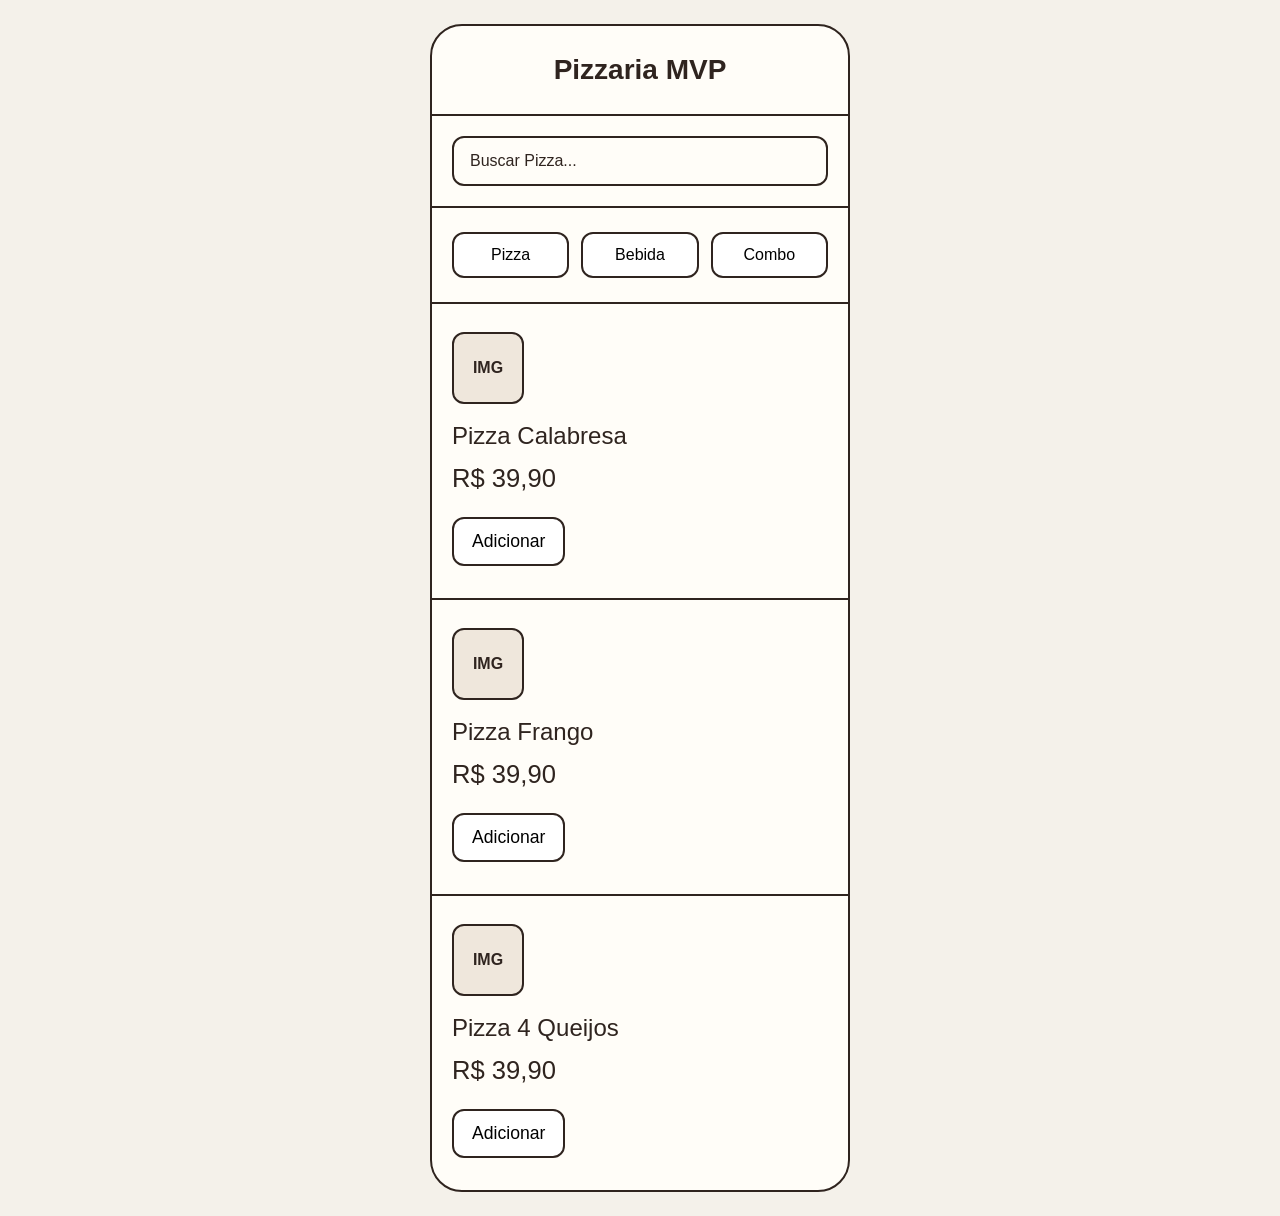
<file: frontend/index.html>
<!DOCTYPE html>
<html lang="pt-BR">
<head>
  <meta charset="UTF-8">
  <meta name="viewport" content="width=device-width, initial-scale=1.0">
  <title>Cardápio | Pizzaria MVP</title>
  <link rel="stylesheet" href="./style.css">
</head>
<body>
  <div class="app">
    <header class="app-header">
      <h1 class="app-title">Pizzaria MVP</h1>
    </header>

    <main class="menu-screen">
      <section class="search-section" aria-label="Busca visual do cardápio">
        <div class="search-box">Buscar Pizza...</div>
      </section>

      <section class="filter-section" aria-label="Categorias do cardápio">
        <div class="filter-list">
          <button class="filter-chip" type="button">Pizza</button>
          <button class="filter-chip" type="button">Bebida</button>
          <button class="filter-chip" type="button">Combo</button>
        </div>
      </section>

      <section class="product-section" aria-label="Lista de produtos">
        <article class="product-card">
          <div class="product-image" aria-hidden="true">IMG</div>
          <h2 class="product-name">Pizza Calabresa</h2>
          <p class="product-price">R$ 39,90</p>
          <button class="add-button" type="button">Adicionar</button>
        </article>

        <article class="product-card">
          <div class="product-image" aria-hidden="true">IMG</div>
          <h2 class="product-name">Pizza Frango</h2>
          <p class="product-price">R$ 39,90</p>
          <button class="add-button" type="button">Adicionar</button>
        </article>

        <article class="product-card">
          <div class="product-image" aria-hidden="true">IMG</div>
          <h2 class="product-name">Pizza 4 Queijos</h2>
          <p class="product-price">R$ 39,90</p>
          <button class="add-button" type="button">Adicionar</button>
        </article>
      </section>
    </main>
  </div>
</body>
</html>
</file>
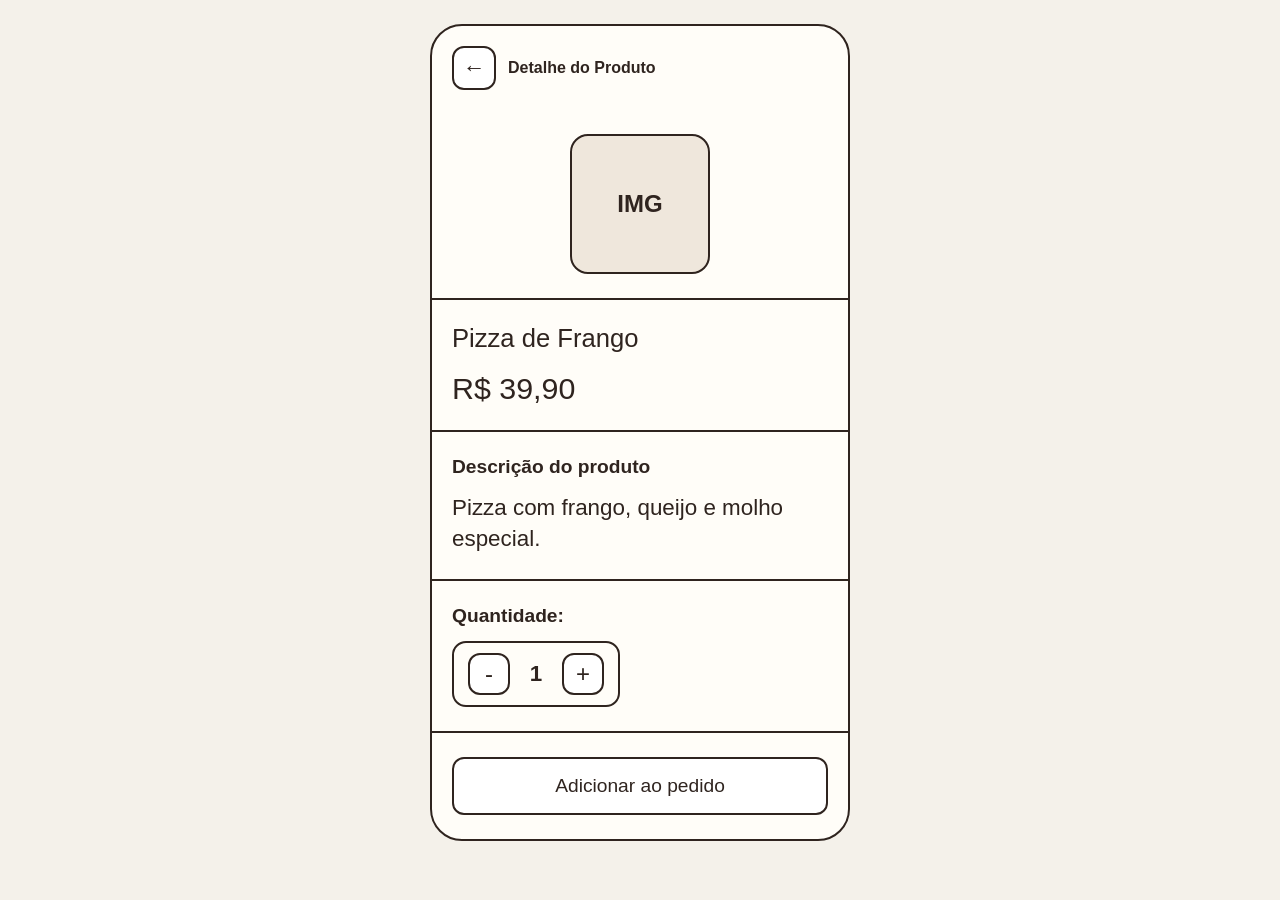
<file: frontend/detalhe.html>
<!DOCTYPE html>
<html lang="pt-BR">
<head>
  <meta charset="UTF-8">
  <meta name="viewport" content="width=device-width, initial-scale=1.0">
  <title>Detalhe do Produto | Pizzaria MVP</title>
  <link rel="stylesheet" href="./style.css">
</head>
<body>
  <div class="app">
    <header class="detail-header">
      <button class="back-button" type="button" aria-label="Voltar">←</button>
      <h1 class="detail-title">Detalhe do Produto</h1>
    </header>

    <main>
      <section class="detail-image-section" aria-label="Imagem do produto">
        <div class="detail-image" aria-hidden="true">IMG</div>
      </section>

      <section class="detail-info" aria-label="Informações do produto">
        <h2 class="detail-product-name">Pizza de Frango</h2>
        <p class="detail-product-price">R$ 39,90</p>
      </section>

      <section class="detail-description" aria-label="Descrição do produto">
        <strong class="detail-description-title">Descrição do produto</strong>
        <p class="detail-description-text">Pizza com frango, queijo e molho especial.</p>
      </section>

      <section class="detail-quantity" aria-label="Controle de quantidade">
        <span class="quantity-label">Quantidade:</span>
        <div class="quantity-control">
          <button class="quantity-button" type="button" data-action="decrease" aria-label="Diminuir quantidade">-</button>
          <span class="quantity-value" id="quantity-value">1</span>
          <button class="quantity-button" type="button" data-action="increase" aria-label="Aumentar quantidade">+</button>
        </div>
      </section>

      <section class="detail-action" aria-label="Ação principal">
        <button class="primary-button" type="button">Adicionar ao pedido</button>
      </section>
    </main>
  </div>

  <script src="./detalhe.js"></script>
</body>
</html>
</file>
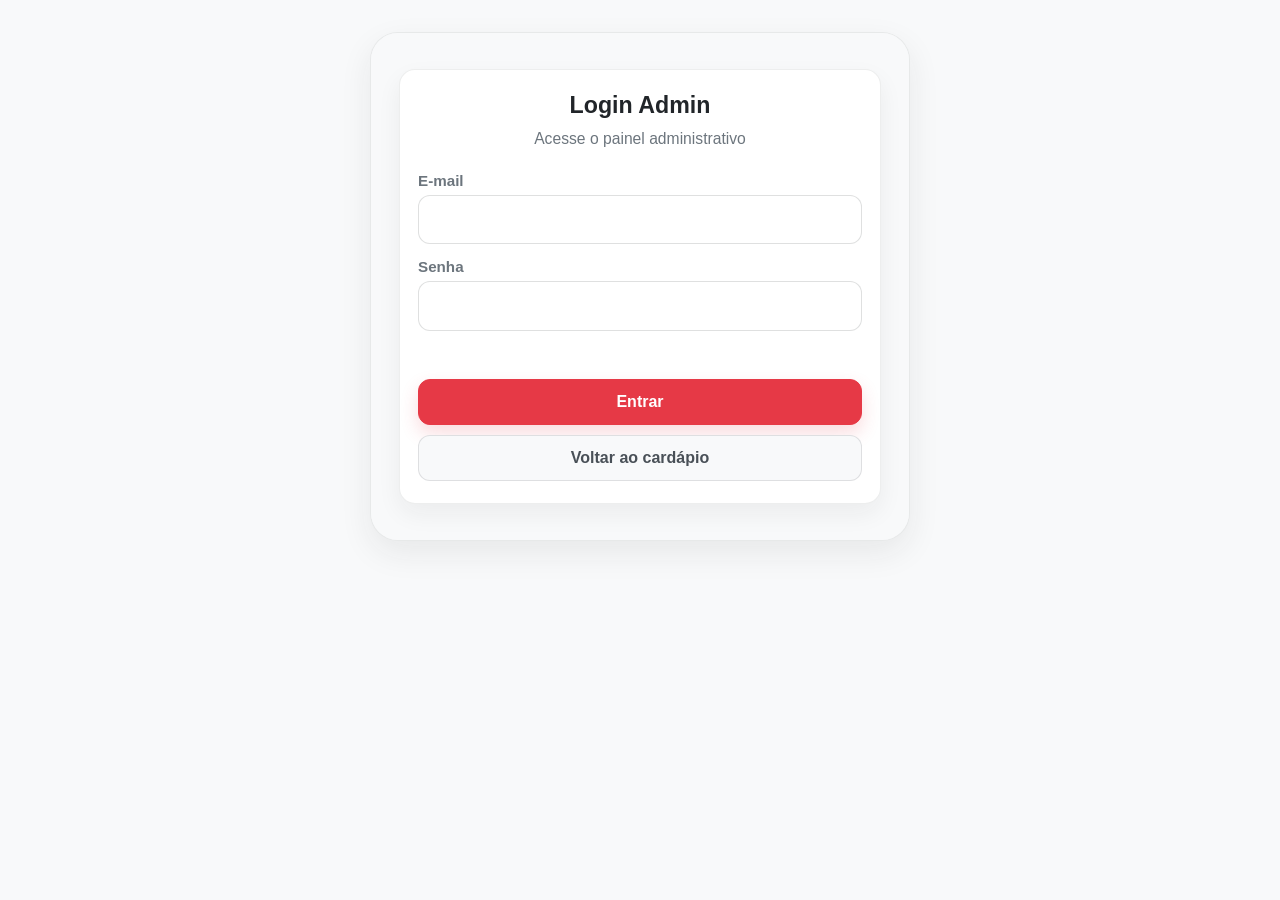
<file: frontend/html/admin-cozinha.html>
<!DOCTYPE html>
<html lang="pt-BR">
<head>
  <meta charset="UTF-8">
  <meta name="viewport" content="width=device-width, initial-scale=1.0">
  <title>Fila da Cozinha | Pizzaria MVP</title>
  <link rel="stylesheet" href="../css/global.css">
  <link rel="stylesheet" href="../css/admin.css">
</head>
<body>
  <div class="app admin-kitchen-app">
    <header class="admin-kitchen-header">
      <div class="admin-kitchen-heading">
        <h1 class="admin-kitchen-title">Fila da Cozinha</h1>
        <p class="admin-kitchen-subtitle">Acompanhe os pedidos em preparo</p>
      </div>

      <div class="admin-kitchen-header-actions">
        <button class="secondary-button admin-kitchen-secondary-button" id="admin-kitchen-back-dashboard" type="button">Voltar ao painel</button>
        <button class="secondary-button admin-kitchen-secondary-button" id="admin-kitchen-orders-link" type="button">Ver pedidos</button>
        <button class="primary-button admin-kitchen-logout-button" id="admin-kitchen-logout" type="button">Sair</button>
      </div>
    </header>

    <main class="admin-kitchen-main">
      <section class="admin-kitchen-summary" aria-label="Resumo da fila da cozinha">
        <article class="admin-kitchen-summary-card">
          <span class="admin-kitchen-summary-label">Recebidos</span>
          <strong class="admin-kitchen-summary-value" id="kitchen-received-count">0</strong>
        </article>

        <article class="admin-kitchen-summary-card">
          <span class="admin-kitchen-summary-label">Em preparo</span>
          <strong class="admin-kitchen-summary-value" id="kitchen-preparing-count">0</strong>
        </article>

        <article class="admin-kitchen-summary-card">
          <span class="admin-kitchen-summary-label">Prontos</span>
          <strong class="admin-kitchen-summary-value" id="kitchen-ready-count">0</strong>
        </article>

        <article class="admin-kitchen-summary-card">
          <span class="admin-kitchen-summary-label">Total na fila</span>
          <strong class="admin-kitchen-summary-value" id="kitchen-total-count">0</strong>
        </article>
      </section>

      <section class="admin-kitchen-board" aria-label="Pedidos da cozinha">
        <article class="admin-kitchen-column">
          <div class="admin-kitchen-column-header">
            <h2 class="admin-kitchen-column-title">Recebidos</h2>
            <span class="admin-kitchen-column-status admin-kitchen-status-recebido">Recebido</span>
          </div>
          <div class="admin-kitchen-list" id="kitchen-received-list"></div>
        </article>

        <article class="admin-kitchen-column">
          <div class="admin-kitchen-column-header">
            <h2 class="admin-kitchen-column-title">Em preparo</h2>
            <span class="admin-kitchen-column-status admin-kitchen-status-em_preparo">Em preparo</span>
          </div>
          <div class="admin-kitchen-list" id="kitchen-preparing-list"></div>
        </article>

        <article class="admin-kitchen-column">
          <div class="admin-kitchen-column-header">
            <h2 class="admin-kitchen-column-title">Prontos</h2>
            <span class="admin-kitchen-column-status admin-kitchen-status-pronto">Pronto</span>
          </div>
          <div class="admin-kitchen-list" id="kitchen-ready-list"></div>
        </article>
      </section>
    </main>
  </div>

  <script src="../js/admin-api.js"></script>
  <script src="../js/admin-cozinha.js"></script>
</body>
</html>
</file>
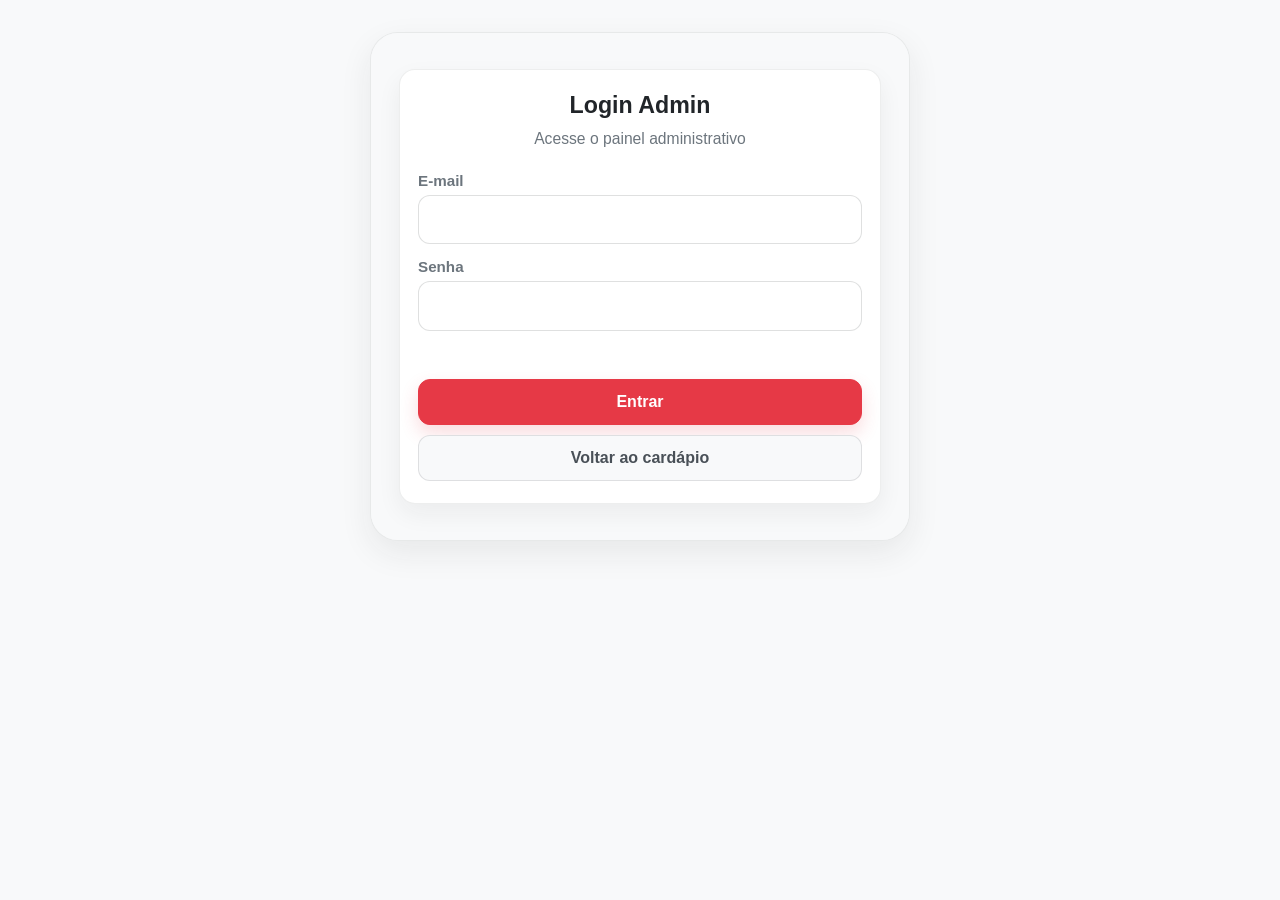
<file: frontend/html/admin-dashboard.html>
<!DOCTYPE html>
<html lang="pt-BR">
<head>
  <meta charset="UTF-8">
  <meta name="viewport" content="width=device-width, initial-scale=1.0">
  <title>Painel Administrativo | Pizzaria MVP</title>
  <link rel="stylesheet" href="../css/global.css">
  <link rel="stylesheet" href="../css/admin.css">
</head>
<body>
  <div class="app admin-dashboard-app">
    <header class="admin-dashboard-header">
      <div class="admin-dashboard-heading">
        <h1 class="admin-dashboard-title">Painel Administrativo</h1>
        <p class="admin-dashboard-subtitle">Visão geral dos pedidos e operação</p>
      </div>

      <div class="admin-dashboard-header-actions">
        <button class="secondary-button admin-dashboard-secondary-button" id="admin-menu-button" type="button">Ver cardápio</button>
        <button class="primary-button admin-dashboard-logout-button" id="admin-logout-button" type="button">Sair</button>
      </div>
    </header>

    <main class="admin-dashboard-main">
      <section class="admin-dashboard-metrics" aria-label="Métricas administrativas">
        <article class="admin-metric-card">
          <span class="admin-metric-label">Total de pedidos</span>
          <strong class="admin-metric-value" id="admin-total-orders">0</strong>
          <span class="admin-metric-description">Pedidos registrados no sistema</span>
        </article>

        <article class="admin-metric-card">
          <span class="admin-metric-label">Recebidos</span>
          <strong class="admin-metric-value" id="admin-received-orders">0</strong>
          <span class="admin-metric-description">Pedidos aguardando preparo</span>
        </article>

        <article class="admin-metric-card">
          <span class="admin-metric-label">Em preparo</span>
          <strong class="admin-metric-value" id="admin-preparing-orders">0</strong>
          <span class="admin-metric-description">Pedidos em andamento</span>
        </article>

        <article class="admin-metric-card">
          <span class="admin-metric-label">Finalizados</span>
          <strong class="admin-metric-value" id="admin-finished-orders">0</strong>
          <span class="admin-metric-description">Pedidos concluídos</span>
        </article>

        <article class="admin-metric-card admin-metric-card-wide">
          <span class="admin-metric-label">Faturamento total</span>
          <strong class="admin-metric-value" id="admin-total-revenue">R$ 0,00</strong>
          <span class="admin-metric-description">Soma dos pedidos registrados</span>
        </article>
      </section>

      <section class="admin-dashboard-section" aria-label="Ações rápidas">
        <div class="admin-section-heading">
          <h2 class="admin-section-title">Ações rápidas</h2>
        </div>

        <div class="admin-quick-actions">
          <button class="admin-action-card" id="admin-orders-link" type="button">
            <span class="admin-action-title">Ver pedidos</span>
            <span class="admin-action-description">Acompanhar histórico e status</span>
          </button>

          <button class="admin-action-card" id="admin-products-link" type="button">
            <span class="admin-action-title">Gerenciar produtos</span>
            <span class="admin-action-description">Preparar cadastro do cardápio</span>
          </button>

          <button class="admin-action-card" id="admin-kitchen-link" type="button">
            <span class="admin-action-title">Fila da cozinha</span>
            <span class="admin-action-description">Visualizar pedidos de preparo</span>
          </button>
        </div>
      </section>

      <section class="admin-dashboard-section" aria-label="Pedidos recentes">
        <div class="admin-section-heading">
          <h2 class="admin-section-title">Pedidos recentes</h2>
        </div>

        <div class="admin-recent-orders-list" id="admin-recent-orders-list"></div>

        <div class="admin-empty-state" id="admin-empty-orders">
          <h3 class="admin-empty-title">Nenhum pedido registrado ainda.</h3>
          <p class="admin-empty-text">Quando um cliente finalizar um pedido, ele aparecerá aqui.</p>
        </div>
      </section>
    </main>
  </div>

  <script src="../js/admin-api.js"></script>
  <script src="../js/admin-dashboard.js"></script>
</body>
</html>
</file>
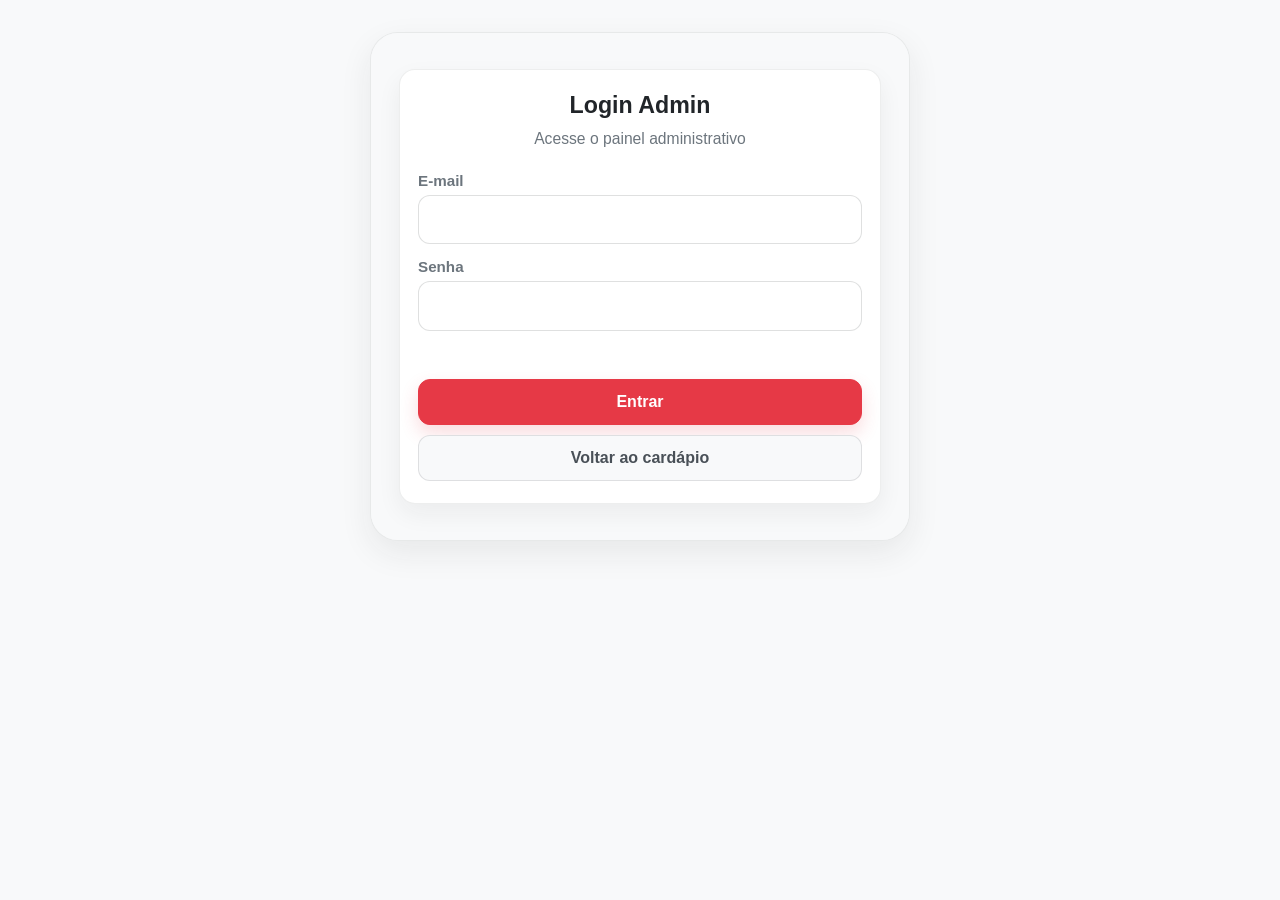
<file: frontend/html/admin-login.html>
<!DOCTYPE html>
<html lang="pt-BR">
<head>
  <meta charset="UTF-8">
  <meta name="viewport" content="width=device-width, initial-scale=1.0">
  <title>Login Admin | Pizzaria MVP</title>
  <link rel="stylesheet" href="../css/global.css">
  <link rel="stylesheet" href="../css/admin.css">
</head>
<body>
  <div class="app admin-login-app">
    <main class="admin-login-main">
      <section class="admin-login-card" aria-label="Login administrativo">
        <div class="admin-login-heading">
          <h1 class="admin-login-title">Login Admin</h1>
          <p class="admin-login-subtitle">Acesse o painel administrativo</p>
        </div>

        <div class="admin-login-field">
          <label class="admin-login-label" for="admin-username">E-mail</label>
          <input class="admin-login-input" id="admin-username" name="admin-username" type="email" autocomplete="username">
        </div>

        <div class="admin-login-field">
          <label class="admin-login-label" for="admin-password">Senha</label>
          <input class="admin-login-input" id="admin-password" name="admin-password" type="password" autocomplete="current-password">
        </div>

        <p class="admin-login-error" id="admin-login-error" aria-live="polite"></p>

        <div class="admin-login-actions">
          <button class="primary-button admin-login-primary-button" id="admin-login-button" type="button">Entrar</button>
          <button class="secondary-button admin-login-secondary-button" id="admin-back-button" type="button">Voltar ao cardápio</button>
        </div>
      </section>
    </main>
  </div>

  <script src="../js/admin-api.js"></script>
  <script src="../js/admin-login.js"></script>
</body>
</html>
</file>
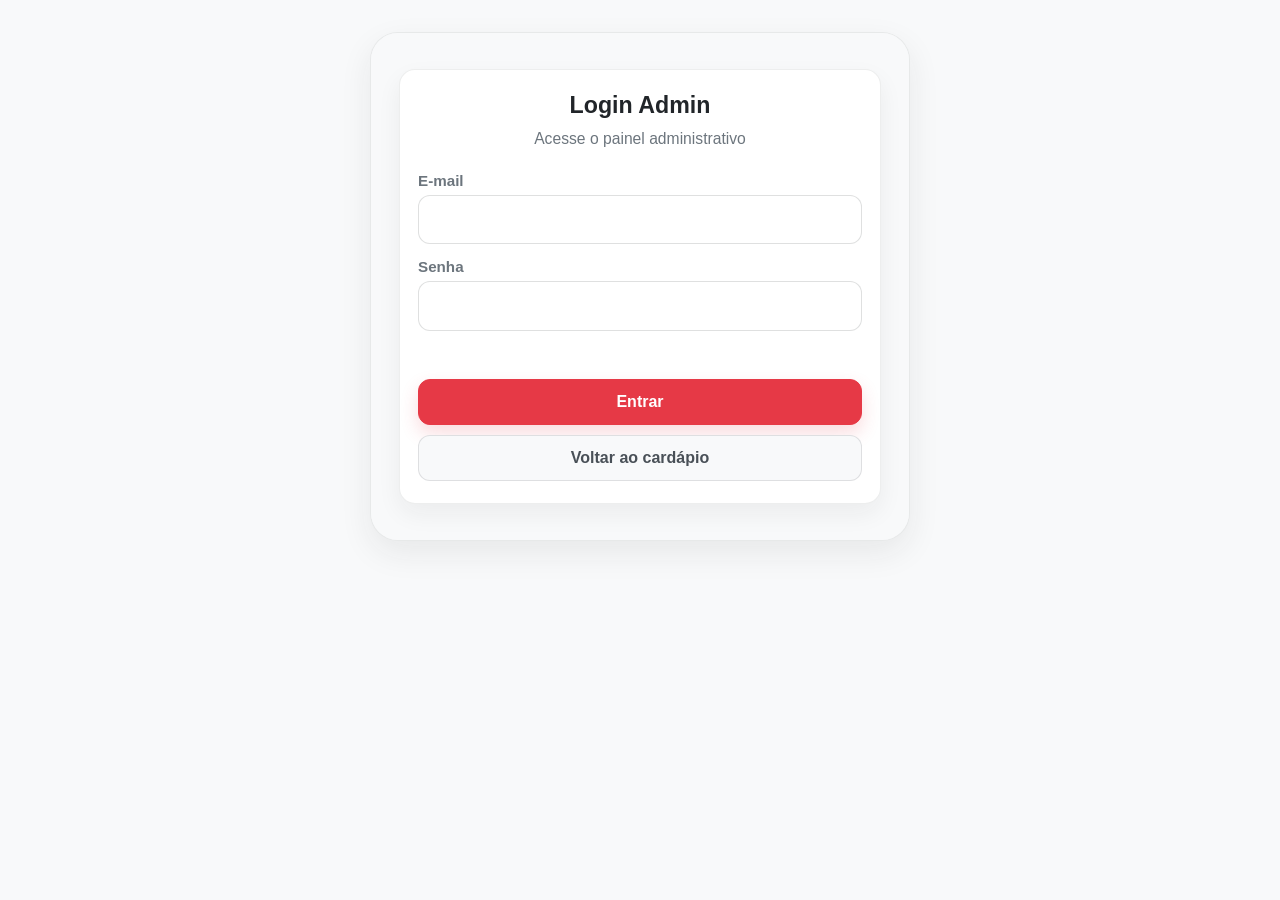
<file: frontend/html/admin-pedidos.html>
<!DOCTYPE html>
<html lang="pt-BR">
<head>
  <meta charset="UTF-8">
  <meta name="viewport" content="width=device-width, initial-scale=1.0">
  <title>Pedidos | Pizzaria MVP</title>
  <link rel="stylesheet" href="../css/global.css">
  <link rel="stylesheet" href="../css/admin.css">
</head>
<body>
  <div class="app admin-orders-app">
    <header class="admin-orders-header">
      <div class="admin-orders-heading">
        <h1 class="admin-orders-title">Pedidos</h1>
        <p class="admin-orders-subtitle">Acompanhe e atualize os pedidos dos clientes</p>
      </div>

      <div class="admin-orders-header-actions">
        <button class="secondary-button admin-orders-secondary-button" id="admin-orders-back-dashboard" type="button">Voltar ao painel</button>
        <button class="primary-button admin-orders-logout-button" id="admin-orders-logout" type="button">Sair</button>
      </div>
    </header>

    <main class="admin-orders-main">
      <section class="admin-orders-filter-section" aria-label="Filtros de pedidos">
        <button class="admin-orders-filter-chip is-active" type="button" data-status="todos">Todos</button>
        <button class="admin-orders-filter-chip" type="button" data-status="recebido">Recebidos</button>
        <button class="admin-orders-filter-chip" type="button" data-status="em_preparo">Em preparo</button>
        <button class="admin-orders-filter-chip" type="button" data-status="pronto">Prontos</button>
        <button class="admin-orders-filter-chip" type="button" data-status="finalizado">Finalizados</button>
        <button class="admin-orders-filter-chip" type="button" data-status="cancelado">Cancelados</button>
      </section>

      <section class="admin-orders-list-section" aria-label="Lista de pedidos">
        <div class="admin-orders-list" id="admin-orders-list"></div>

        <div class="admin-orders-empty-state" id="admin-orders-empty">
          <h2 class="admin-orders-empty-title">Nenhum pedido encontrado.</h2>
          <p class="admin-orders-empty-text">Quando um cliente finalizar um pedido, ele aparecerá aqui.</p>
        </div>
      </section>
    </main>
  </div>

  <script src="../js/admin-api.js"></script>
  <script src="../js/admin-pedidos.js"></script>
</body>
</html>
</file>
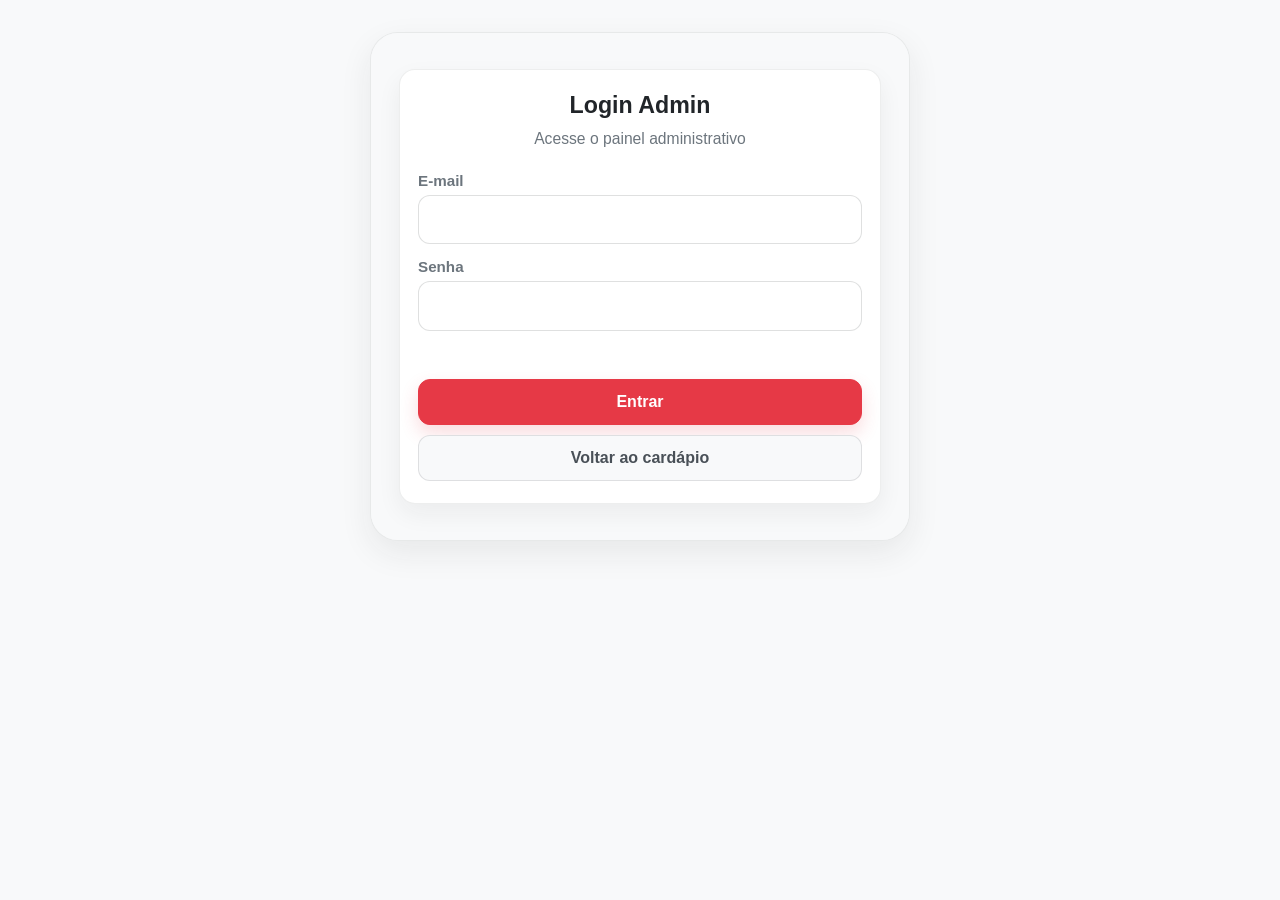
<file: frontend/html/admin-produtos.html>
<!DOCTYPE html>
<html lang="pt-BR">
<head>
  <meta charset="UTF-8">
  <meta name="viewport" content="width=device-width, initial-scale=1.0">
  <title>Produtos | Pizzaria MVP</title>
  <link rel="stylesheet" href="../css/global.css">
  <link rel="stylesheet" href="../css/admin.css">
</head>
<body>
  <div class="app admin-products-app">
    <header class="admin-products-header">
      <div class="admin-products-heading">
        <h1 class="admin-products-title">Produtos</h1>
        <p class="admin-products-subtitle">Gerencie o cardápio da pizzaria</p>
      </div>

      <div class="admin-products-header-actions">
        <button class="secondary-button admin-products-secondary-button" id="admin-products-back-dashboard" type="button">Voltar ao painel</button>
        <button class="primary-button admin-products-logout-button" id="admin-products-logout" type="button">Sair</button>
      </div>
    </header>

    <main class="admin-products-main">
      <section class="admin-products-summary" aria-label="Resumo de produtos">
        <article class="admin-products-summary-card">
          <span class="admin-products-summary-label">Total de produtos</span>
          <strong class="admin-products-summary-value" id="admin-products-total">0</strong>
        </article>

        <article class="admin-products-summary-card">
          <span class="admin-products-summary-label">Disponíveis</span>
          <strong class="admin-products-summary-value" id="admin-products-available">0</strong>
        </article>

        <article class="admin-products-summary-card">
          <span class="admin-products-summary-label">Indisponíveis</span>
          <strong class="admin-products-summary-value" id="admin-products-unavailable">0</strong>
        </article>

        <article class="admin-products-summary-card">
          <span class="admin-products-summary-label">Estoque total</span>
          <strong class="admin-products-summary-value" id="admin-products-stock-total">0</strong>
        </article>
      </section>

      <section class="admin-products-filters" aria-label="Filtros de produtos">
        <div class="admin-products-filter-group" aria-label="Filtro por categoria">
          <span class="admin-products-filter-label">Categoria</span>
          <div class="admin-products-filter-options">
            <button class="admin-products-filter-chip is-active" type="button" data-category="todos">Todos</button>
            <button class="admin-products-filter-chip" type="button" data-category="pizza">Pizza</button>
            <button class="admin-products-filter-chip" type="button" data-category="doce">Doce</button>
            <button class="admin-products-filter-chip" type="button" data-category="bebida">Bebida</button>
            <button class="admin-products-filter-chip" type="button" data-category="combo">Combo</button>
          </div>
        </div>

        <div class="admin-products-filter-group" aria-label="Filtro por disponibilidade">
          <span class="admin-products-filter-label">Disponibilidade</span>
          <div class="admin-products-filter-options">
            <button class="admin-products-status-chip is-active" type="button" data-status="todos">Todos</button>
            <button class="admin-products-status-chip" type="button" data-status="disponivel">Disponíveis</button>
            <button class="admin-products-status-chip" type="button" data-status="indisponivel">Indisponíveis</button>
          </div>
        </div>
      </section>

      <section class="admin-products-form-section" aria-label="Formulario de produto">
        <form class="admin-products-form" id="admin-products-form" novalidate>
          <div class="admin-products-form-heading">
            <h2 class="admin-products-form-title" id="product-form-title">Novo produto</h2>
          </div>

          <input id="product-id" type="hidden">

          <div class="admin-products-form-grid">
            <label class="admin-products-field" for="product-name">
              <span class="admin-products-label">Nome</span>
              <input class="admin-products-input" id="product-name" type="text" autocomplete="off">
            </label>

            <label class="admin-products-field" for="product-category">
              <span class="admin-products-label">Categoria</span>
              <select class="admin-products-input" id="product-category">
                <option value="">Selecione</option>
                <option value="pizza">Pizza</option>
                <option value="doce">Doce</option>
                <option value="bebida">Bebida</option>
                <option value="combo">Combo</option>
              </select>
            </label>

            <label class="admin-products-field" for="product-price">
              <span class="admin-products-label">Preço</span>
              <input class="admin-products-input" id="product-price" type="number" min="0" step="0.01" inputmode="decimal">
            </label>

            <label class="admin-products-field" for="product-stock">
              <span class="admin-products-label">Estoque</span>
              <input class="admin-products-input" id="product-stock" type="number" min="0" step="1" inputmode="numeric">
            </label>

            <label class="admin-products-field" for="product-image">
              <span class="admin-products-label">Imagem/URL</span>
              <input class="admin-products-input" id="product-image" type="text" autocomplete="off">
            </label>

            <label class="admin-products-field" for="product-available">
              <span class="admin-products-label">Disponibilidade</span>
              <select class="admin-products-input" id="product-available">
                <option value="">Selecione</option>
                <option value="true">Disponível</option>
                <option value="false">Indisponível</option>
              </select>
            </label>

            <label class="admin-products-field admin-products-field-wide" for="product-description">
              <span class="admin-products-label">Descrição</span>
              <textarea class="admin-products-input admin-products-textarea" id="product-description" rows="4"></textarea>
            </label>
          </div>

          <p class="admin-products-form-error" id="product-form-error" aria-live="polite"></p>

          <div class="admin-products-form-actions">
            <button class="admin-products-submit-button" id="product-submit-button" type="submit">Salvar produto</button>
            <button class="admin-products-cancel-button" id="product-cancel-edit-button" type="button" hidden>Cancelar edição</button>
          </div>
        </form>
      </section>

      <section class="admin-products-list-section" aria-label="Lista de produtos">
        <div class="admin-products-list" id="admin-products-list"></div>

        <div class="admin-products-empty-state" id="admin-products-empty" hidden>
          <h2 class="admin-products-empty-title">Nenhum produto cadastrado.</h2>
          <p class="admin-products-empty-text">Use o formulário acima para adicionar um produto ao cardápio.</p>
        </div>
      </section>
    </main>
  </div>

  <script src="../js/admin-api.js"></script>
  <script src="../js/admin-produtos.js"></script>
</body>
</html>
</file>
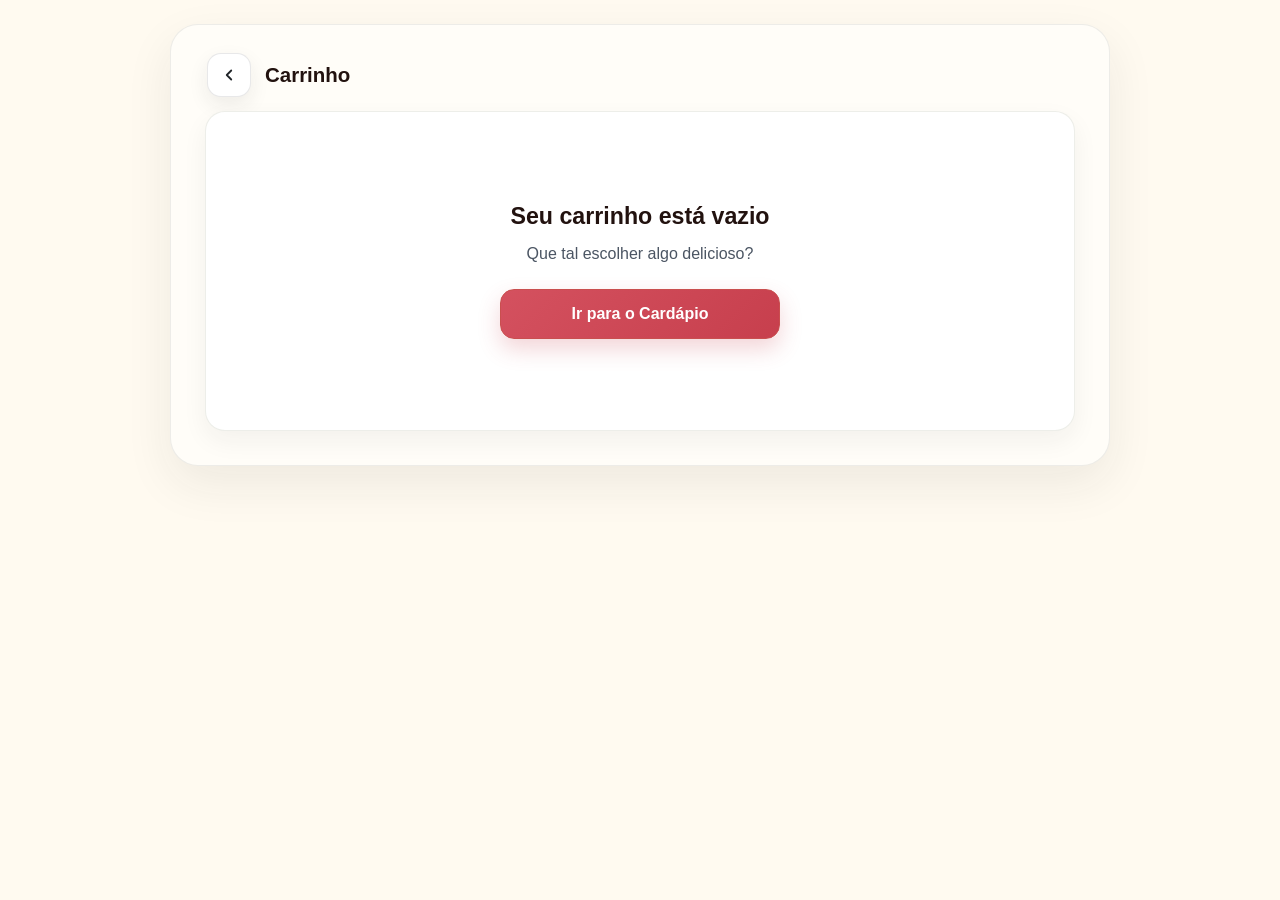
<file: frontend/html/carrinho.html>
<!DOCTYPE html>
<html lang="pt-BR">
<head>
  <meta charset="UTF-8">
  <meta name="viewport" content="width=device-width, initial-scale=1.0">
  <title>Carrinho | Pizzaria MVP</title>
  <link rel="stylesheet" href="../css/global.css">
  <link rel="stylesheet" href="../css/carrinho.css">
</head>
<body>
  <div class="app cart-app">
    <header class="cart-header">
      <button class="back-button" id="cart-back-button" type="button" aria-label="Voltar">
        <svg class="back-icon" viewBox="0 0 24 24" aria-hidden="true">
          <path d="M15 18 9 12l6-6"></path>
        </svg>
      </button>
      <h1 class="cart-title">Carrinho</h1>
    </header>

    <main class="cart-main">
      <section class="cart-list" id="cart-list" aria-label="Itens do carrinho">
        <article class="cart-item" data-item data-price="30.00">
          <div class="cart-item-top">
            <div class="cart-item-info">
              <div class="cart-item-image cart-item-image-placeholder" aria-hidden="true">IMG</div>
              <div class="cart-item-text">
                <h2 class="cart-item-name">Pizza Calabresa</h2>
                <p class="cart-item-price">R$ 30,00</p>
              </div>
            </div>
            <button class="remove-button" type="button" data-action="remove">Remover</button>
          </div>

          <div class="cart-item-actions">
            <div class="quantity-control">
              <button class="quantity-button" type="button" data-action="decrease" aria-label="Diminuir quantidade">-</button>
              <span class="quantity-value" data-quantity>1</span>
              <button class="quantity-button" type="button" data-action="increase" aria-label="Aumentar quantidade">+</button>
            </div>
          </div>
        </article>

        <article class="cart-item" data-item data-price="35.00">
          <div class="cart-item-top">
            <div class="cart-item-info">
              <div class="cart-item-image cart-item-image-placeholder" aria-hidden="true">IMG</div>
              <div class="cart-item-text">
                <h2 class="cart-item-name">Pizza Frango</h2>
                <p class="cart-item-price">R$ 35,00</p>
              </div>
            </div>
            <button class="remove-button" type="button" data-action="remove">Remover</button>
          </div>

          <div class="cart-item-actions">
            <div class="quantity-control">
              <button class="quantity-button" type="button" data-action="decrease" aria-label="Diminuir quantidade">-</button>
              <span class="quantity-value" data-quantity>2</span>
              <button class="quantity-button" type="button" data-action="increase" aria-label="Aumentar quantidade">+</button>
            </div>
          </div>
        </article>
      </section>

      <section class="cart-total-section" id="cart-total-section" aria-label="Total do pedido">
        <div class="cart-total-row">
          <p class="cart-total-label">Total do pedido</p>
          <p class="cart-total-text"><span id="cart-total">R$ 100,00</span></p>
        </div>
        <div class="cart-summary" id="cart-summary" aria-label="Resumo do pedido">
          <p class="cart-summary-item" id="cart-summary-items">🛍️ 0 itens no pedido</p>
          <p class="cart-summary-item">🕒 Entrega estimada: 35-45 min</p>
          <p class="cart-summary-item">🚚 Taxa calculada no checkout</p>
        </div>
      </section>

      <section class="cart-footer" id="cart-footer" aria-label="Ação principal">
        <button class="secondary-button" id="continue-shopping-button" type="button">Continuar comprando</button>
        <button class="primary-button" id="cart-checkout-button" type="button">Finalizar Pedido</button>
      </section>

      <section class="empty-cart" id="empty-cart" aria-label="Carrinho vazio" hidden>
        <h2 class="empty-cart-title">Seu carrinho está vazio</h2>
        <p class="empty-cart-text">Que tal escolher algo delicioso?</p>
        <button class="primary-button" id="empty-cart-button" type="button">Ir para o Cardápio</button>
      </section>
    </main>
  </div>

  <script src="../js/carrinho.js"></script>
</body>
</html>
</file>
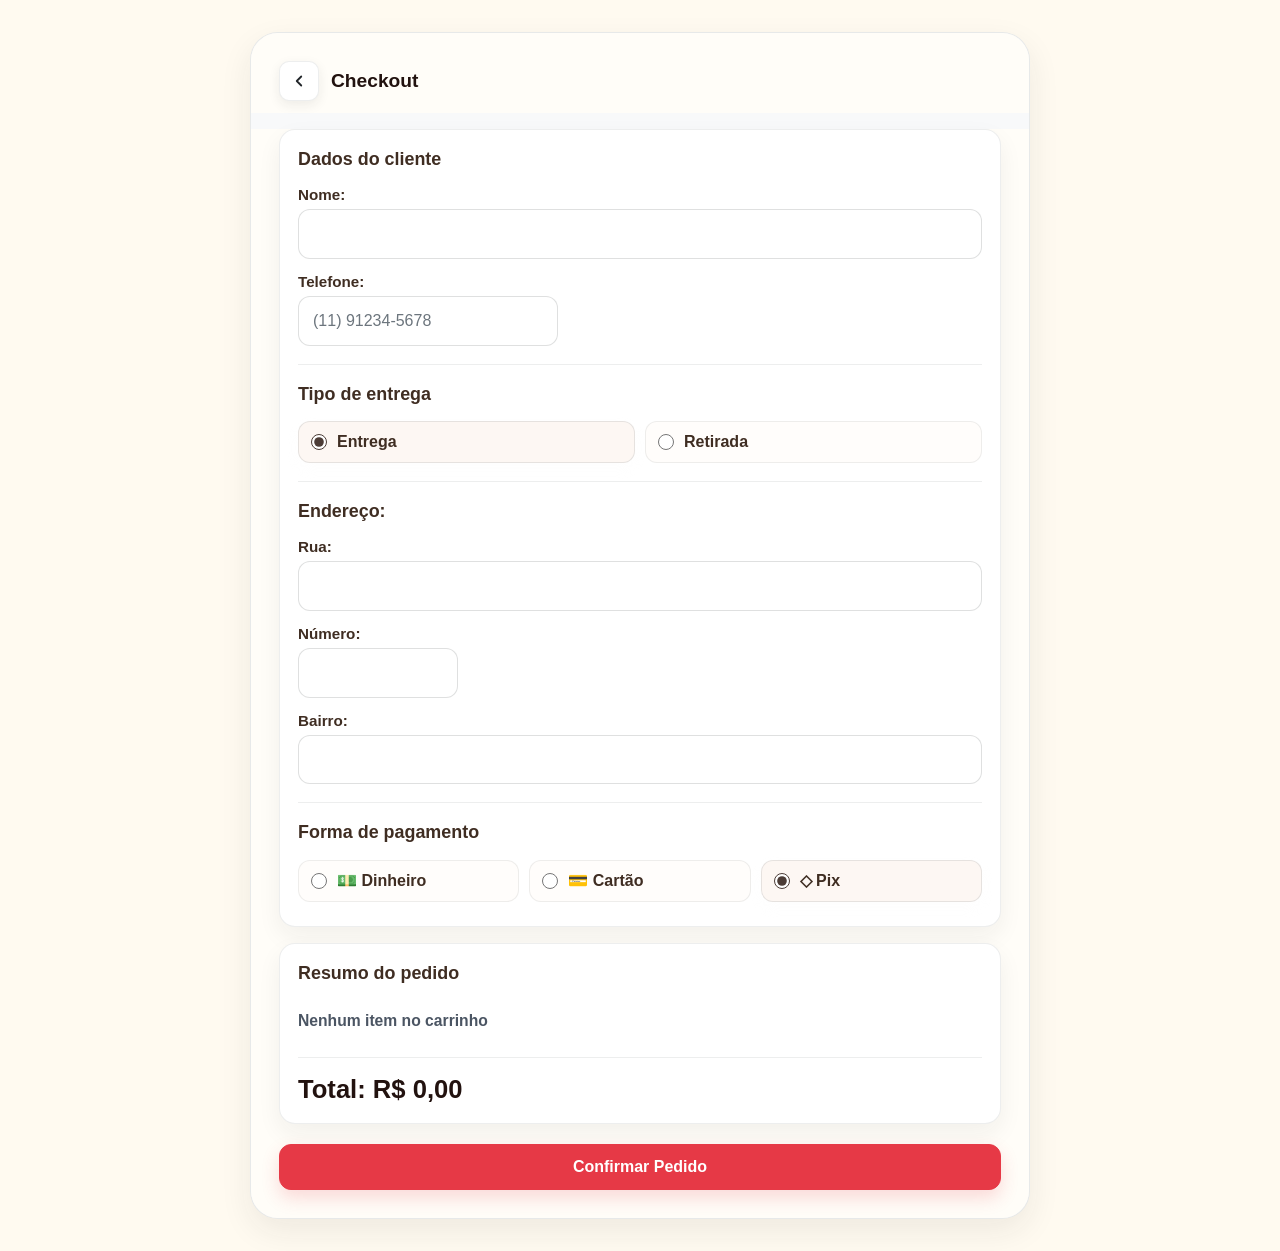
<file: frontend/html/checkout.html>
<!DOCTYPE html>
<html lang="pt-BR">
<head>
  <meta charset="UTF-8">
  <meta name="viewport" content="width=device-width, initial-scale=1.0">
  <title>Checkout | Pizzaria MVP</title>
  <link rel="stylesheet" href="../css/global.css">
  <link rel="stylesheet" href="../css/checkout.css">
</head>
<body>
  <div class="app checkout-app">
    <header class="checkout-header">
      <button class="back-button" id="checkout-back-button" type="button" aria-label="Voltar">
        <svg class="back-icon" viewBox="0 0 24 24" aria-hidden="true">
          <path d="M15 18 9 12l6-6"></path>
        </svg>
      </button>
      <h1 class="checkout-title">Checkout</h1>
    </header>

    <main class="checkout-main">
      <div class="checkout-form-card">
      <section class="checkout-section" aria-label="Dados do cliente">
        <h2 class="checkout-section-title">Dados do cliente</h2>

        <div class="checkout-field">
          <label class="checkout-label" for="nome">Nome:</label>
          <input class="checkout-input" id="nome" name="nome" type="text">
          <span class="checkout-error-message" id="nome-error"></span>
        </div>

        <div class="checkout-field">
          <label class="checkout-label" for="telefone">Telefone:</label>
          <input class="checkout-input" id="telefone" name="telefone" type="tel" placeholder="(11) 91234-5678" maxlength="15">
          <span class="checkout-error-message" id="telefone-error"></span>
        </div>
      </section>

      <section class="checkout-section" aria-label="Tipo de entrega">
        <h2 class="checkout-section-title">Tipo de entrega</h2>

        <div class="checkout-radio-group">
          <label class="checkout-radio">
            <input type="radio" name="tipo-entrega" value="entrega" checked>
            <span>Entrega</span>
          </label>

          <label class="checkout-radio">
            <input type="radio" name="tipo-entrega" value="retirada">
            <span>Retirada</span>
          </label>
        </div>
      </section>

      <section class="checkout-section checkout-address-section" id="checkout-address-section" aria-label="Endereço de entrega">
        <p class="checkout-address-note">Endereço:</p>

        <div class="checkout-field">
          <label class="checkout-label" for="rua">Rua:</label>
          <input class="checkout-input" id="rua" name="rua" type="text">
          <span class="checkout-error-message" id="rua-error"></span>
        </div>

        <div class="checkout-field checkout-number-field">
          <label class="checkout-label" for="numero">Número:</label>
          <input class="checkout-input" id="numero" name="numero" type="text">
          <span class="checkout-error-message" id="numero-error"></span>
        </div>

        <div class="checkout-field">
          <label class="checkout-label" for="bairro">Bairro:</label>
          <input class="checkout-input" id="bairro" name="bairro" type="text">
          <span class="checkout-error-message" id="bairro-error"></span>
        </div>
      </section>

      <section class="checkout-section checkout-payment-section" id="checkout-payment-section" aria-label="Forma de pagamento">
        <h2 class="checkout-section-title">Forma de pagamento</h2>

        <div class="checkout-radio-group checkout-payment-group">
          <label class="checkout-radio checkout-payment-option">
            <input type="radio" name="forma-pagamento" value="dinheiro">
            <span>💵 Dinheiro</span>
          </label>

          <label class="checkout-radio checkout-payment-option">
            <input type="radio" name="forma-pagamento" value="cartao">
            <span>💳 Cart&atilde;o</span>
          </label>

          <label class="checkout-radio checkout-payment-option">
            <input type="radio" name="forma-pagamento" value="pix" checked>
            <span>◇ Pix</span>
          </label>
        </div>

        <span class="checkout-error-message" id="payment-error"></span>
      </section>

      </div>

      <section class="checkout-section checkout-summary-section" aria-label="Resumo do pedido">
        <h2 class="checkout-section-title">Resumo do pedido</h2>

        <ul class="checkout-summary-list">
          <li class="checkout-summary-item">- Pizza Calabresa x1</li>
          <li class="checkout-summary-item">- Pizza Frango x2</li>
        </ul>

        <p class="checkout-total">Total: R$ 100,00</p>
      </section>

      <section class="checkout-footer" aria-label="Ação principal">
        <button class="primary-button" id="checkout-confirm-button" type="button">Confirmar Pedido</button>
      </section>
    </main>
  </div>

  <script src="../js/api.js"></script>
  <script src="../js/checkout.js"></script>
</body>
</html>
</file>
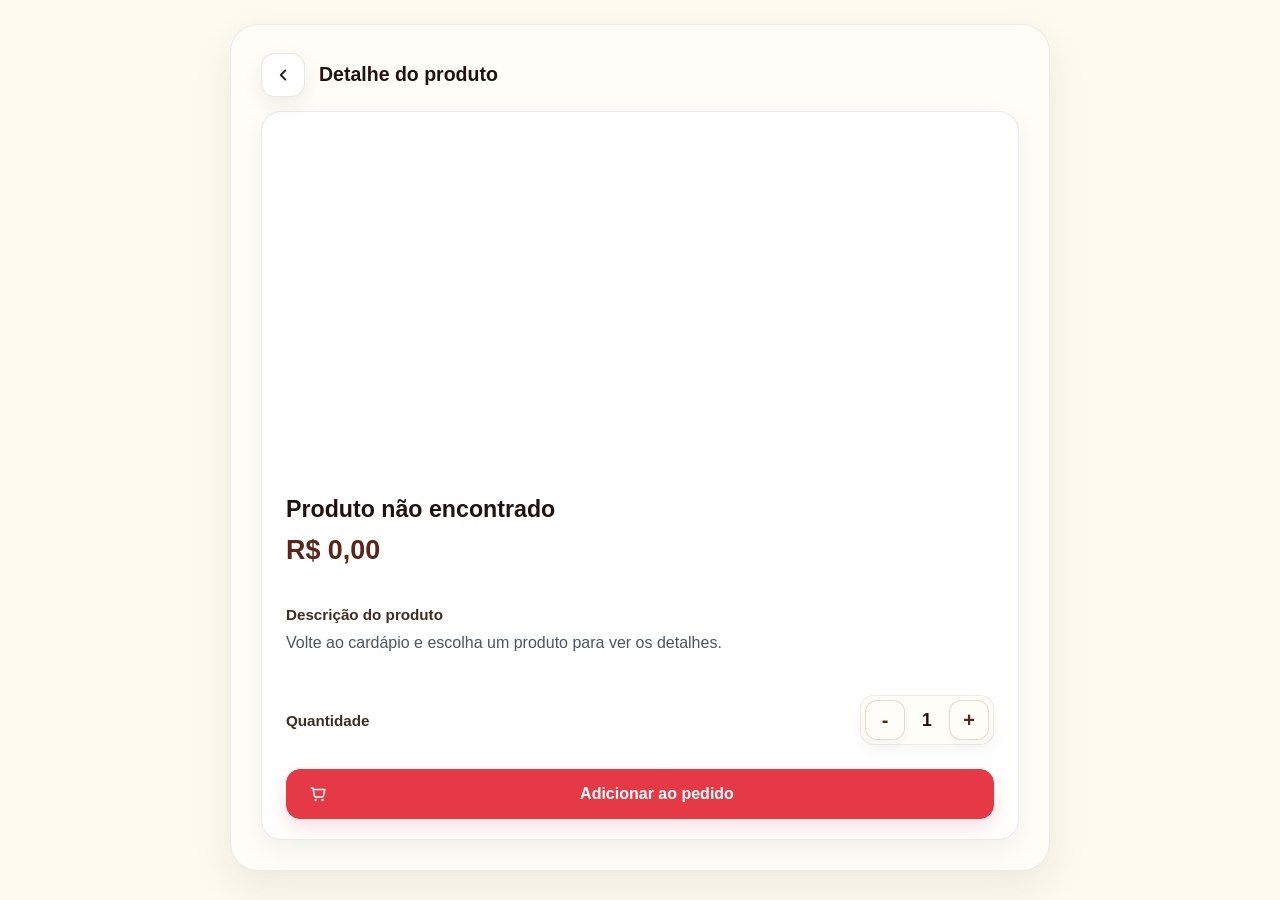
<file: frontend/html/detalhe.html>
<!DOCTYPE html>
<html lang="pt-BR">
<head>
  <meta charset="UTF-8">
  <meta name="viewport" content="width=device-width, initial-scale=1.0">
  <title>Detalhe do Produto | Pizzaria MVP</title>
  <link rel="stylesheet" href="../css/global.css">
  <link rel="stylesheet" href="../css/detalhe.css">
</head>
<body>
  <div class="app detail-app">
    <header class="detail-header">
      <button class="back-button" id="detail-back-button" type="button" aria-label="Voltar">
        <svg class="back-icon" viewBox="0 0 24 24" aria-hidden="true">
          <path d="M15 18 9 12l6-6"></path>
        </svg>
      </button>
      <h1 class="detail-page-title">Detalhe do produto</h1>
      <span class="detail-title" hidden>Detalhe do produto</span>
    </header>

    <main class="detail-screen">
      <article class="detail-card">
        <section class="detail-image-section" aria-label="Imagem do produto">
          <img class="detail-image detail-image--loading" alt="Imagem do produto">
        </section>
        

        <section class="detail-info" aria-label="Informações do produto">
          <h2 class="detail-product-name">Carregando produto</h2>
          <p class="detail-product-price">R$ 0,00</p>
        </section>

        <section class="detail-description" aria-label="Descrição do produto">
          <strong class="detail-description-title">Descrição do produto</strong>
          <p class="detail-description-text">Aguarde enquanto carregamos as informações do produto.</p>
        </section>

        <section class="detail-quantity" aria-label="Controle de quantidade">
          <span class="quantity-label">Quantidade</span>
          <div class="quantity-control">
            <button class="quantity-button" type="button" data-action="decrease" aria-label="Diminuir quantidade">-</button>
            <span class="quantity-value" id="quantity-value">1</span>
            <button class="quantity-button" type="button" data-action="increase" aria-label="Aumentar quantidade">+</button>
          </div>
        </section>

        <section class="detail-action" aria-label="Ação principal">
          <button class="primary-button" id="detail-add-button" type="button">Adicionar ao pedido</button>
        </section>
      </article>
    </main>
  </div>

  <script src="../js/api.js"></script>
  <script src="../js/detalhe.js"></script>
</body>
</html>
</file>
<file: frontend/style.css>
* {
  box-sizing: border-box;
  margin: 0;
  padding: 0;
}

body {
  min-height: 100vh;
  background: #f4f1ea;
  color: #2f241f;
  font-family: Arial, sans-serif;
  padding: 12px;
}

.app {
  max-width: 420px;
  margin: 0 auto;
  background: #fffdf8;
  border: 2px solid #2f241f;
  border-radius: 32px;
  overflow: hidden;
}

.app-header,
.search-section,
.filter-section,
.product-card {
  border-bottom: 2px solid #2f241f;
}

.app-header {
  padding: 28px 20px;
  text-align: center;
}

.app-title {
  font-size: 1.75rem;
  font-weight: 700;
}

.search-section {
  padding: 20px;
}

.search-box {
  padding: 14px 16px;
  border: 2px solid #2f241f;
  border-radius: 12px;
  font-size: 1rem;
}

.filter-section {
  padding: 24px 20px;
}

.filter-list {
  display: flex;
  justify-content: space-between;
  gap: 12px;
}

.filter-chip {
  flex: 1;
  padding: 12px 10px;
  background: #fff;
  border: 2px solid #2f241f;
  border-radius: 12px;
  font-size: 1rem;
  cursor: default;
}

.product-card {
  padding: 28px 20px 32px;
}

.product-card:last-child {
  border-bottom: none;
}

.product-image {
  width: 72px;
  height: 72px;
  display: flex;
  align-items: center;
  justify-content: center;
  margin-bottom: 18px;
  background: #efe7dc;
  border: 2px solid #2f241f;
  border-radius: 12px;
  font-weight: 700;
}

.product-name {
  margin-bottom: 14px;
  font-size: 1.5rem;
  font-weight: 400;
}

.product-price {
  margin-bottom: 24px;
  font-size: 1.6rem;
}

.add-button {
  padding: 12px 18px;
  background: #fff;
  border: 2px solid #2f241f;
  border-radius: 12px;
  font-size: 1.1rem;
  cursor: pointer;
}

.detail-header {
  display: flex;
  align-items: center;
  gap: 12px;
  padding: 20px;
}

.back-button,
.quantity-button,
.primary-button {
  border: 2px solid #2f241f;
  border-radius: 12px;
  background: #fff;
  color: #2f241f;
}

.back-button {
  width: 44px;
  height: 44px;
  font-size: 1.4rem;
  flex-shrink: 0;
}

.detail-title {
  flex: 1;
  font-size: 1rem;
  font-weight: 700;
  text-align: left;
}

.detail-image-section,
.detail-info,
.detail-description,
.detail-quantity,
.detail-action {
  padding: 24px 20px;
  border-bottom: 2px solid #2f241f;
}

.detail-image-section {
  display: flex;
  justify-content: center;
}

.detail-image {
  width: 140px;
  height: 140px;
  display: flex;
  align-items: center;
  justify-content: center;
  background: #efe7dc;
  border: 2px solid #2f241f;
  border-radius: 18px;
  font-size: 1.5rem;
  font-weight: 700;
}

.detail-product-name {
  margin-bottom: 18px;
  font-size: 1.6rem;
  font-weight: 400;
}

.detail-product-price {
  font-size: 1.9rem;
}

.detail-description-title,
.quantity-label {
  display: block;
  margin-bottom: 14px;
  font-size: 1.2rem;
  font-weight: 700;
}

.detail-description-text {
  font-size: 1.4rem;
  line-height: 1.4;
}

.quantity-control {
  display: inline-flex;
  align-items: center;
  gap: 14px;
  padding: 10px 14px;
  border: 2px solid #2f241f;
  border-radius: 14px;
}

.quantity-button {
  width: 42px;
  height: 42px;
  font-size: 1.5rem;
  cursor: pointer;
}

.quantity-value {
  min-width: 24px;
  text-align: center;
  font-size: 1.4rem;
  font-weight: 700;
}

.detail-action {
  border-bottom: none;
}

.primary-button {
  width: 100%;
  padding: 16px 20px;
  font-size: 1.2rem;
  cursor: pointer;
}

@media (min-width: 768px) {
  body {
    padding: 24px;
  }
}
</file>
<file: frontend/css/global.css>
/* =========================================================
   RESET GERAL
   ---------------------------------------------------------
   Remove margens/paddings padrão do navegador e faz
   todo elemento usar box-sizing: border-box.
   Isso ajuda muito no controle de tamanho dos elementos.
========================================================= */
* {
  box-sizing: border-box;
  margin: 0;
  padding: 0;
}

:root {
  --text-strong: #22120f;
  --text-title: #212529;
  --text-chocolate: #3f2d22;
  --text-secondary: #4b5563;
  --text-muted: #495057;
  --brand-red: #E63946;
}

/* =========================================================
   BASE DA PÁGINA
   ---------------------------------------------------------
   Aqui fica o estilo geral do body:
   - altura mínima da tela
   - cor de fundo geral
   - cor padrão do texto
   - fonte
   - espaçamento externo
========================================================= */
body {
  min-height: 100vh;
  background: #F8F9FA;
  color: var(--text-title);
  font-family: Arial, Helvetica, sans-serif;
  padding: 12px;
}

/* =========================================================
   CONTAINER PRINCIPAL DO APP
   ---------------------------------------------------------
   Essa é a "caixa do celular/app" que aparece centralizada.
   Todas as telas usam essa base.
========================================================= */
.app {
  max-width: 420px;
  min-height: 700px;
  margin: 0 auto;
  background: #F8F9FA;
  border: 1px solid rgba(33, 37, 41, 0.08);
  border-radius: 32px;
  overflow: hidden;
  box-shadow: 0 12px 32px rgba(33, 37, 41, 0.08);
}


/* =========================================================
   COMPONENTES GERAIS
   ---------------------------------------------------------
   Aqui ficam componentes reutilizados em várias telas.
   Exemplo:
   - botão de voltar
   - botões principais
   - botões secundários
   - botões de quantidade
========================================================= */

/* Estilo-base compartilhado entre vários botões */
.back-button,
.quantity-button,
.primary-button,
.secondary-button {
  border: 2px solid #2f241f;
  border-radius: 12px;
  background: #fff;
  color: #2f241f;
  cursor: pointer;
  transition: background-color 0.18s ease, transform 0.18s ease, box-shadow 0.18s ease;
}

/* Botão pequeno de voltar */
.back-button {
  width: 44px;
  height: 44px;
  padding: 0;
  display: flex;
  align-items: center;
  justify-content: center;
  font-size: 1.4rem;
  font-weight: 600;
  flex-shrink: 0;
}

/* Caixa que envolve -, quantidade e + */
.quantity-control {
  display: flex;
  align-items: center;
  gap: 12px;
  padding: 10px 14px;
  border: 2px solid #2f241f;
  border-radius: 14px;
}

/* Botões de quantidade */
.quantity-button {
  width: 42px;
  height: 42px;
  display: flex;
  align-items: center;
  justify-content: center;
  font-size: 1.4rem;
  font-weight: 600;
}

/* Número da quantidade */
.quantity-value {
  min-width: 30px;
  text-align: center;
  font-size: 1.4rem;
  font-weight: 700;
}

/* Botão principal do sistema
   Ex.: finalizar pedido, confirmar pedido */
.primary-button {
  width: 100%;
  padding: 14px 18px;
  font-size: 1.15rem;
  font-weight: 700;
  transition: transform 0.2s ease,
              box-shadow 0.2s ease,
              background-color 0.2s ease;
}

/* Botão secundário
   Ex.: continuar comprando */
.secondary-button {
  width: 100%;
  padding: 14px 18px;
  border: 2px solid #2f241f;
  border-radius: 12px;
  background: #fff;
  color: #2f241f;
  font-size: 1.05rem;
  font-weight: 600;
  cursor: pointer;
  transition: all 0.2s ease;
}

/* Hover do botão secundário */
.secondary-button:hover {
  background: #f3eadc;
}


.back-icon {
  width: 18px;
  height: 18px;
  fill: none;
  stroke: #212529;
  stroke-width: 2.4;
  stroke-linecap: round;
  stroke-linejoin: round;
}

/* Hover compartilhado dos controles globais */
@media (hover: hover) {
  .secondary-button:hover,
  .back-button:hover,
  .quantity-button:hover {
    background: #d62f3d;
    box-shadow: 0 2px 0 rgba(47, 36, 31, 0.12);
  }
}

/* Efeito de clique */
.add-button:active,
.primary-button:active,
.secondary-button:active,
.back-button:active,
.quantity-button:active,
.remove-button:active {
  transform: scale(0.97);
}

@media (min-width: 768px) {
  body {
    padding: 24px;
  }

  .app {
    width: 100%;
    max-width: 640px;
    min-height: auto;
    border-radius: 28px;
  }
}

@media (min-width: 1024px) {
  body {
    padding: 32px;
  }

  .app {
    max-width: 700px;
    min-height: auto;
  }
}
</file>
<file: frontend/css/admin.css>
/* =========================================================
   ADMIN LOGIN
   ---------------------------------------------------------
   Tudo aqui mexe SOMENTE na tela admin-login.html
========================================================= */

.admin-login-app {
  display: flex;
  flex-direction: column;
  background: #F8F9FA;
}

.admin-login-main {
  display: flex;
  flex: 1;
  align-items: center;
  justify-content: center;
  padding: 28px 16px;
  background: #F8F9FA;
}

.admin-login-card {
  width: 100%;
  padding: 22px 18px;
  background: #FFFFFF;
  border: 1px solid rgba(33, 37, 41, 0.08);
  border-radius: 16px;
  box-shadow: 0 10px 24px rgba(33, 37, 41, 0.06);
}

.admin-login-heading {
  margin-bottom: 22px;
  text-align: center;
}

.admin-login-title {
  margin-bottom: 8px;
  color: #212529;
  font-size: 1.45rem;
  font-weight: 800;
  line-height: 1.2;
}

.admin-login-subtitle {
  color: #6C757D;
  font-size: 0.98rem;
  line-height: 1.4;
}

.admin-login-field {
  margin-bottom: 14px;
}

.admin-login-label {
  display: block;
  margin-bottom: 6px;
  color: #6C757D;
  font-size: 0.95rem;
  font-weight: 600;
}

.admin-login-input {
  width: 100%;
  padding: 13px 14px;
  border: 1px solid rgba(33, 37, 41, 0.14);
  border-radius: 12px;
  background: #FFFFFF;
  color: #212529;
  font-size: 1rem;
  line-height: 1.35;
  outline: none;
  transition: border-color 0.18s ease, box-shadow 0.18s ease, background-color 0.18s ease;
}

.admin-login-input:focus {
  border-color: rgba(230, 57, 70, 0.55);
  box-shadow: 0 0 0 3px rgba(230, 57, 70, 0.12);
}

.admin-login-error {
  min-height: 20px;
  margin: 4px 0 14px;
  color: #E63946;
  font-size: 0.88rem;
  line-height: 1.35;
}

.admin-login-actions {
  display: flex;
  flex-direction: column;
  gap: 10px;
}

.admin-login-primary-button {
  padding: 13px 18px;
  background: #E63946;
  border: 1px solid #E63946;
  border-radius: 12px;
  color: #FFFFFF;
  font-size: 1rem;
  font-weight: 700;
  box-shadow: 0 8px 18px rgba(230, 57, 70, 0.18);
}

.admin-login-secondary-button {
  padding: 13px 18px;
  background: #F8F9FA;
  border: 1px solid rgba(33, 37, 41, 0.12);
  border-radius: 12px;
  color: #495057;
  font-size: 1rem;
  font-weight: 700;
  box-shadow: none;
}

@media (hover: hover) {
  .admin-login-primary-button:hover {
    background: #d62f3d;
    box-shadow: 0 12px 24px rgba(230, 57, 70, 0.26);
    transform: scale(1.015);
  }

  .admin-login-secondary-button:hover {
    background: #FFFFFF;
    border-color: rgba(33, 37, 41, 0.18);
    color: #212529;
    box-shadow: 0 6px 14px rgba(33, 37, 41, 0.06);
  }
}

@media (min-width: 768px) {
  .admin-login-app {
    max-width: 520px;
  }

  .admin-login-main {
    padding: 36px 28px;
  }
}

@media (min-width: 1024px) {
  .admin-login-app {
    max-width: 540px;
  }
}

/* =========================================================
   ADMIN DASHBOARD
   ---------------------------------------------------------
   Tudo aqui mexe SOMENTE na tela admin-dashboard.html
========================================================= */

.admin-dashboard-app {
  display: flex;
  flex-direction: column;
  background: #F8F9FA;
}

.admin-dashboard-header {
  display: flex;
  flex-direction: column;
  gap: 18px;
  padding: 26px 16px 18px;
  background: #FFFFFF;
  border-bottom: 1px solid rgba(33, 37, 41, 0.08);
}

.admin-dashboard-heading {
  min-width: 0;
}

.admin-dashboard-title {
  margin-bottom: 8px;
  color: #212529;
  font-size: 1.55rem;
  font-weight: 800;
  line-height: 1.18;
}

.admin-dashboard-subtitle {
  color: #6C757D;
  font-size: 0.98rem;
  line-height: 1.4;
}

.admin-dashboard-header-actions {
  display: flex;
  flex-direction: column;
  gap: 10px;
}

.admin-dashboard-main {
  display: grid;
  gap: 18px;
  padding: 18px 16px 28px;
  background: #F8F9FA;
}

.admin-dashboard-metrics {
  display: grid;
  grid-template-columns: 1fr;
  gap: 14px;
}

.admin-metric-card,
.admin-dashboard-section,
.admin-recent-order,
.admin-empty-state {
  background: #FFFFFF;
  border: 1px solid rgba(33, 37, 41, 0.08);
  border-radius: 16px;
  box-shadow: 0 10px 24px rgba(33, 37, 41, 0.06);
}

.admin-metric-card {
  display: flex;
  flex-direction: column;
  gap: 8px;
  min-height: 132px;
  padding: 18px;
}

.admin-metric-label {
  color: #6C757D;
  font-size: 0.9rem;
  font-weight: 700;
  line-height: 1.25;
}

.admin-metric-value {
  color: #212529;
  font-size: 2rem;
  font-weight: 800;
  line-height: 1.1;
}

.admin-metric-card-wide .admin-metric-value {
  color: #E63946;
  font-size: 1.8rem;
}

.admin-metric-description {
  margin-top: auto;
  color: #7A828A;
  font-size: 0.88rem;
  line-height: 1.35;
}

.admin-dashboard-section {
  padding: 18px;
}

.admin-section-heading {
  margin-bottom: 14px;
}

.admin-section-title {
  color: #212529;
  font-size: 1.15rem;
  font-weight: 800;
  line-height: 1.25;
}

.admin-quick-actions {
  display: grid;
  grid-template-columns: 1fr;
  gap: 12px;
}

.admin-action-card {
  width: 100%;
  padding: 16px;
  background: #F8F9FA;
  border: 1px solid rgba(33, 37, 41, 0.1);
  border-radius: 14px;
  color: #212529;
  cursor: pointer;
  text-align: left;
  transition: border-color 0.18s ease, box-shadow 0.18s ease, transform 0.18s ease, background-color 0.18s ease;
}

.admin-action-title {
  display: block;
  margin-bottom: 6px;
  color: #212529;
  font-size: 1rem;
  font-weight: 800;
  line-height: 1.25;
}

.admin-action-description {
  display: block;
  color: #6C757D;
  font-size: 0.9rem;
  line-height: 1.35;
}

.admin-recent-orders-list {
  display: grid;
  gap: 12px;
}

.admin-recent-orders-list[hidden],
.admin-empty-state[hidden] {
  display: none;
}

.admin-recent-order {
  padding: 16px;
  box-shadow: none;
}

.admin-recent-order-top {
  display: flex;
  align-items: flex-start;
  justify-content: space-between;
  gap: 12px;
  margin-bottom: 10px;
}

.admin-recent-order-code {
  color: #E63946;
  font-size: 1rem;
  font-weight: 800;
  line-height: 1.2;
}

.admin-recent-order-date {
  color: #7A828A;
  font-size: 0.82rem;
  line-height: 1.3;
  text-align: right;
}

.admin-recent-order-customer {
  margin-bottom: 6px;
  color: #212529;
  font-size: 1rem;
  font-weight: 800;
  line-height: 1.3;
}

.admin-recent-order-details {
  margin-bottom: 10px;
  color: #495057;
  font-size: 0.94rem;
  line-height: 1.35;
}

.admin-recent-order-status {
  display: inline-flex;
  align-items: center;
  min-height: 28px;
  padding: 6px 10px;
  background: rgba(33, 37, 41, 0.06);
  border-radius: 999px;
  color: #495057;
  font-size: 0.82rem;
  font-weight: 800;
  line-height: 1;
}

.admin-status-recebido {
  background: rgba(230, 57, 70, 0.1);
  color: #B4232F;
}

.admin-status-em_preparo {
  background: rgba(245, 158, 11, 0.14);
  color: #9A5A00;
}

.admin-status-finalizado,
.admin-status-finalizados {
  background: rgba(22, 163, 74, 0.12);
  color: #11753A;
}

.admin-status-cancelado {
  background: rgba(108, 117, 125, 0.14);
  color: #495057;
}

.admin-empty-state {
  padding: 24px 18px;
  text-align: center;
  box-shadow: none;
}

.admin-empty-title {
  margin-bottom: 8px;
  color: #212529;
  font-size: 1.05rem;
  font-weight: 800;
  line-height: 1.3;
}

.admin-empty-text {
  color: #6C757D;
  font-size: 0.95rem;
  line-height: 1.45;
}

.admin-dashboard-logout-button,
.admin-dashboard-secondary-button {
  width: 100%;
  padding: 12px 16px;
  border-radius: 12px;
  font-size: 0.96rem;
  font-weight: 800;
}

.admin-dashboard-logout-button {
  background: #E63946;
  border: 1px solid #E63946;
  color: #FFFFFF;
  box-shadow: 0 8px 18px rgba(230, 57, 70, 0.18);
}

.admin-dashboard-secondary-button {
  background: #F8F9FA;
  border: 1px solid rgba(33, 37, 41, 0.12);
  color: #495057;
  box-shadow: none;
}

@media (hover: hover) {
  .admin-dashboard-logout-button:hover {
    background: #d62f3d;
    box-shadow: 0 12px 24px rgba(230, 57, 70, 0.26);
    transform: scale(1.015);
  }

  .admin-dashboard-secondary-button:hover,
  .admin-action-card:hover {
    background: #FFFFFF;
    border-color: rgba(230, 57, 70, 0.2);
    box-shadow: 0 8px 18px rgba(33, 37, 41, 0.08);
  }

  .admin-action-card:hover {
    transform: translateY(-2px);
  }
}

@media (min-width: 768px) {
  .admin-dashboard-app {
    max-width: 1000px;
  }

  .admin-dashboard-header {
    flex-direction: row;
    align-items: center;
    justify-content: space-between;
    padding: 28px;
  }

  .admin-dashboard-header-actions {
    flex: 0 0 auto;
    flex-direction: row;
  }

  .admin-dashboard-logout-button,
  .admin-dashboard-secondary-button {
    width: auto;
    min-width: 132px;
  }

  .admin-dashboard-main {
    padding: 24px 28px 32px;
  }

  .admin-dashboard-metrics {
    grid-template-columns: repeat(2, minmax(0, 1fr));
  }

  .admin-metric-card-wide {
    grid-column: span 2;
  }

  .admin-quick-actions {
    grid-template-columns: repeat(3, minmax(0, 1fr));
  }
}

@media (min-width: 1024px) {
  .admin-dashboard-app {
    max-width: 1180px;
  }

  .admin-dashboard-metrics {
    grid-template-columns: repeat(5, minmax(0, 1fr));
  }

  .admin-metric-card-wide {
    grid-column: span 1;
  }
}

/* =========================================================
   ADMIN PEDIDOS
   ---------------------------------------------------------
   Tudo aqui mexe SOMENTE na tela admin-pedidos.html
========================================================= */

.admin-orders-app {
  display: flex;
  flex-direction: column;
  background: #F8F9FA;
}

.admin-orders-header {
  display: flex;
  flex-direction: column;
  gap: 18px;
  padding: 26px 16px 18px;
  background: #FFFFFF;
  border-bottom: 1px solid rgba(33, 37, 41, 0.08);
}

.admin-orders-heading {
  min-width: 0;
}

.admin-orders-title {
  margin-bottom: 8px;
  color: #212529;
  font-size: 1.55rem;
  font-weight: 800;
  line-height: 1.18;
}

.admin-orders-subtitle {
  color: #6C757D;
  font-size: 0.98rem;
  line-height: 1.4;
}

.admin-orders-header-actions {
  display: flex;
  flex-direction: column;
  gap: 10px;
}

.admin-orders-main {
  display: grid;
  gap: 18px;
  padding: 18px 16px 28px;
  background: #F8F9FA;
}

.admin-orders-filter-section {
  display: flex;
  gap: 8px;
  overflow-x: auto;
  padding-bottom: 2px;
  scrollbar-width: none;
  -webkit-overflow-scrolling: touch;
}

.admin-orders-filter-section::-webkit-scrollbar {
  display: none;
}

.admin-orders-filter-chip {
  flex: 0 0 auto;
  min-height: 40px;
  padding: 10px 14px;
  background: #FFFFFF;
  border: 1px solid rgba(33, 37, 41, 0.12);
  border-radius: 999px;
  color: #495057;
  font-size: 0.92rem;
  font-weight: 800;
  cursor: pointer;
  white-space: nowrap;
  transition: background-color 0.18s ease, border-color 0.18s ease, box-shadow 0.18s ease, color 0.18s ease;
}

.admin-orders-filter-chip.is-active {
  background: #E63946;
  border-color: #E63946;
  color: #FFFFFF;
  box-shadow: 0 8px 18px rgba(230, 57, 70, 0.18);
}

.admin-orders-list-section {
  display: grid;
  gap: 14px;
}

.admin-orders-list {
  display: grid;
  gap: 14px;
}

.admin-orders-list[hidden],
.admin-orders-empty-state[hidden] {
  display: none;
}

.admin-order-card,
.admin-orders-empty-state {
  background: #FFFFFF;
  border: 1px solid rgba(33, 37, 41, 0.08);
  border-radius: 16px;
  box-shadow: 0 10px 24px rgba(33, 37, 41, 0.06);
}

.admin-order-card {
  display: grid;
  gap: 16px;
  padding: 18px;
}

.admin-order-card-top {
  display: flex;
  align-items: flex-start;
  justify-content: space-between;
  gap: 12px;
}

.admin-order-code-group {
  display: flex;
  min-width: 0;
  flex-direction: column;
  gap: 5px;
}

.admin-order-short-code {
  color: #E63946;
  font-size: 1.05rem;
  font-weight: 800;
  line-height: 1.2;
}

.admin-order-full-code {
  color: #7A828A;
  font-size: 0.82rem;
  line-height: 1.35;
  word-break: break-word;
}

.admin-order-status-badge {
  display: inline-flex;
  flex: 0 0 auto;
  align-items: center;
  min-height: 28px;
  padding: 6px 10px;
  background: rgba(33, 37, 41, 0.06);
  border-radius: 999px;
  color: #495057;
  font-size: 0.82rem;
  font-weight: 800;
  line-height: 1;
  white-space: nowrap;
}

.admin-status-pronto {
  background: rgba(59, 130, 246, 0.12);
  color: #1D5FAE;
}

.admin-order-details-grid {
  display: grid;
  gap: 8px;
}

.admin-order-info-row {
  color: #495057;
  font-size: 0.94rem;
  line-height: 1.4;
}

.admin-order-info-row strong {
  color: #212529;
  font-weight: 800;
}

.admin-order-items-title {
  margin-bottom: -8px;
  color: #212529;
  font-size: 1rem;
  font-weight: 800;
  line-height: 1.25;
}

.admin-order-items-list {
  display: grid;
  gap: 6px;
  list-style: none;
  color: #495057;
  font-size: 0.94rem;
  line-height: 1.35;
}

.admin-order-actions {
  display: flex;
  flex-direction: column;
  gap: 10px;
  padding-top: 4px;
}

.admin-order-action-button {
  width: 100%;
  padding: 12px 14px;
  border-radius: 12px;
  font-size: 0.96rem;
  font-weight: 800;
  cursor: pointer;
  transition: background-color 0.18s ease, border-color 0.18s ease, box-shadow 0.18s ease, transform 0.18s ease;
}

.admin-order-action-primary {
  background: #E63946;
  border: 1px solid #E63946;
  color: #FFFFFF;
  box-shadow: 0 8px 18px rgba(230, 57, 70, 0.18);
}

.admin-order-action-secondary {
  background: #FFFFFF;
  border: 1px solid rgba(230, 57, 70, 0.28);
  color: #E63946;
  box-shadow: none;
}

.admin-order-readonly-note {
  padding: 12px 14px;
  background: #F8F9FA;
  border: 1px solid rgba(33, 37, 41, 0.08);
  border-radius: 12px;
  color: #6C757D;
  font-size: 0.92rem;
  font-weight: 800;
  line-height: 1.35;
  text-align: center;
}

.admin-orders-empty-state {
  padding: 28px 18px;
  text-align: center;
}

.admin-orders-empty-title {
  margin-bottom: 8px;
  color: #212529;
  font-size: 1.1rem;
  font-weight: 800;
  line-height: 1.3;
}

.admin-orders-empty-text {
  color: #6C757D;
  font-size: 0.95rem;
  line-height: 1.45;
}

.admin-orders-logout-button,
.admin-orders-secondary-button {
  width: 100%;
  padding: 12px 16px;
  border-radius: 12px;
  font-size: 0.96rem;
  font-weight: 800;
}

.admin-orders-logout-button {
  background: #E63946;
  border: 1px solid #E63946;
  color: #FFFFFF;
  box-shadow: 0 8px 18px rgba(230, 57, 70, 0.18);
}

.admin-orders-secondary-button {
  background: #F8F9FA;
  border: 1px solid rgba(33, 37, 41, 0.12);
  color: #495057;
  box-shadow: none;
}

@media (hover: hover) {
  .admin-orders-logout-button:hover,
  .admin-order-action-primary:hover {
    background: #d62f3d;
    box-shadow: 0 12px 24px rgba(230, 57, 70, 0.26);
    transform: scale(1.015);
  }

  .admin-orders-secondary-button:hover,
  .admin-orders-filter-chip:hover,
  .admin-order-action-secondary:hover {
    background: #FFFFFF;
    border-color: rgba(230, 57, 70, 0.2);
    box-shadow: 0 8px 18px rgba(33, 37, 41, 0.08);
  }

  .admin-orders-filter-chip.is-active:hover {
    background: #E63946;
    border-color: #E63946;
    color: #FFFFFF;
    box-shadow: 0 8px 18px rgba(230, 57, 70, 0.18);
  }
}

@media (min-width: 768px) {
  .admin-orders-app {
    max-width: 1000px;
  }

  .admin-orders-header {
    flex-direction: row;
    align-items: center;
    justify-content: space-between;
    padding: 28px;
  }

  .admin-orders-header-actions {
    flex: 0 0 auto;
    flex-direction: row;
  }

  .admin-orders-logout-button,
  .admin-orders-secondary-button {
    width: auto;
    min-width: 132px;
  }

  .admin-orders-main {
    padding: 24px 28px 32px;
  }

  .admin-orders-filter-section {
    flex-wrap: wrap;
    overflow-x: visible;
  }

  .admin-order-details-grid {
    grid-template-columns: repeat(2, minmax(0, 1fr));
  }

  .admin-order-actions {
    flex-direction: row;
    align-items: center;
  }

  .admin-order-action-button {
    width: auto;
    min-width: 180px;
  }
}

@media (min-width: 1024px) {
  .admin-orders-app {
    max-width: 1180px;
  }

  .admin-orders-list {
    grid-template-columns: repeat(2, minmax(0, 1fr));
  }
}

/* =========================================================
   ADMIN PRODUTOS
   ---------------------------------------------------------
   Tudo aqui mexe SOMENTE na tela admin-produtos.html
========================================================= */

.admin-products-app {
  display: flex;
  flex-direction: column;
  background: #F8F9FA;
}

.admin-products-header {
  display: flex;
  flex-direction: column;
  gap: 18px;
  padding: 26px 16px 18px;
  background: #FFFFFF;
  border-bottom: 1px solid rgba(33, 37, 41, 0.08);
}

.admin-products-heading {
  min-width: 0;
}

.admin-products-title {
  margin-bottom: 8px;
  color: #212529;
  font-size: 1.55rem;
  font-weight: 800;
  line-height: 1.18;
}

.admin-products-subtitle {
  color: #6C757D;
  font-size: 0.98rem;
  line-height: 1.4;
}

.admin-products-header-actions {
  display: flex;
  flex-direction: column;
  gap: 10px;
}

.admin-products-main {
  display: grid;
  gap: 18px;
  padding: 18px 16px 28px;
  background: #F8F9FA;
}

.admin-products-summary {
  display: grid;
  grid-template-columns: 1fr;
  gap: 12px;
}

.admin-products-summary-card,
.admin-products-filters,
.admin-products-form,
.admin-product-card,
.admin-products-empty-state {
  background: #FFFFFF;
  border: 1px solid rgba(33, 37, 41, 0.08);
  border-radius: 16px;
  box-shadow: 0 10px 24px rgba(33, 37, 41, 0.06);
}

.admin-products-summary-card {
  display: flex;
  min-height: 112px;
  flex-direction: column;
  justify-content: space-between;
  padding: 18px;
}

.admin-products-summary-label {
  color: #6C757D;
  font-size: 0.9rem;
  font-weight: 800;
  line-height: 1.35;
}

.admin-products-summary-value {
  color: #E63946;
  font-size: 2rem;
  font-weight: 800;
  line-height: 1.1;
}

.admin-products-filters {
  display: grid;
  gap: 16px;
  padding: 16px;
}

.admin-products-filter-group {
  display: grid;
  gap: 10px;
}

.admin-products-filter-label {
  color: #212529;
  font-size: 0.94rem;
  font-weight: 800;
  line-height: 1.3;
}

.admin-products-filter-options {
  display: flex;
  gap: 8px;
  overflow-x: auto;
  padding-bottom: 2px;
  scrollbar-width: none;
  -webkit-overflow-scrolling: touch;
}

.admin-products-filter-options::-webkit-scrollbar {
  display: none;
}

.admin-products-filter-chip,
.admin-products-status-chip {
  flex: 0 0 auto;
  min-height: 40px;
  padding: 10px 14px;
  background: #FFFFFF;
  border: 1px solid rgba(33, 37, 41, 0.12);
  border-radius: 999px;
  color: #495057;
  font-size: 0.92rem;
  font-weight: 800;
  cursor: pointer;
  white-space: nowrap;
  transition: background-color 0.18s ease, border-color 0.18s ease, box-shadow 0.18s ease, color 0.18s ease;
}

.admin-products-filter-chip.is-active,
.admin-products-status-chip.is-active {
  background: #E63946;
  border-color: #E63946;
  color: #FFFFFF;
  box-shadow: 0 8px 18px rgba(230, 57, 70, 0.18);
}

.admin-products-form-section,
.admin-products-list-section {
  display: grid;
  gap: 14px;
}

.admin-products-form {
  display: grid;
  gap: 16px;
  padding: 18px;
}

.admin-products-form-title {
  color: #212529;
  font-size: 1.15rem;
  font-weight: 800;
  line-height: 1.25;
}

.admin-products-form-grid {
  display: grid;
  gap: 14px;
}

.admin-products-field {
  display: grid;
  gap: 6px;
}

.admin-products-label {
  color: #343A40;
  font-size: 0.9rem;
  font-weight: 800;
  line-height: 1.3;
}

.admin-products-input {
  width: 100%;
  padding: 13px 14px;
  background: #FFFFFF;
  border: 1px solid rgba(33, 37, 41, 0.12);
  border-radius: 12px;
  color: #212529;
  font: inherit;
  outline: none;
  transition: border-color 0.18s ease, box-shadow 0.18s ease;
}

.admin-products-input:focus {
  border-color: rgba(230, 57, 70, 0.55);
  box-shadow: 0 0 0 3px rgba(230, 57, 70, 0.12);
}

.admin-products-textarea {
  min-height: 110px;
  resize: vertical;
}

.admin-products-form-error {
  min-height: 20px;
  color: #E63946;
  font-size: 0.9rem;
  font-weight: 800;
  line-height: 1.35;
}

.admin-products-form-actions {
  display: flex;
  flex-direction: column;
  gap: 10px;
}

.admin-products-submit-button,
.admin-products-cancel-button,
.admin-product-action-button,
.admin-products-logout-button,
.admin-products-secondary-button {
  display: inline-flex;
  align-items: center;
  justify-content: center;
  width: 100%;
  min-height: 44px;
  padding: 12px 16px;
  border-radius: 12px;
  font-size: 0.96rem;
  font-weight: 800;
  cursor: pointer;
  transition: background-color 0.18s ease, border-color 0.18s ease, box-shadow 0.18s ease, transform 0.18s ease;
}

.admin-products-submit-button,
.admin-products-logout-button,
.admin-product-action-primary {
  background: #E63946;
  border: 1px solid #E63946;
  color: #FFFFFF;
  box-shadow: 0 8px 18px rgba(230, 57, 70, 0.18);
}

.admin-products-cancel-button,
.admin-products-secondary-button,
.admin-product-action-secondary {
  background: #FFFFFF;
  border: 1px solid rgba(230, 57, 70, 0.28);
  color: #E63946;
  box-shadow: none;
}

.admin-products-secondary-button {
  background: #F8F9FA;
  border-color: rgba(33, 37, 41, 0.12);
  color: #495057;
}

.admin-products-cancel-button[hidden] {
  display: none;
}

.admin-products-list {
  display: grid;
  align-items: start;
  gap: 14px;
}

.admin-products-list[hidden],
.admin-products-empty-state[hidden] {
  display: none;
}

.admin-product-card {
  display: grid;
  align-items: start;
  gap: 16px;
  padding: 18px;
}

.admin-product-card.is-unavailable {
  background: #F1F3F5;
  border-color: rgba(108, 117, 125, 0.18);
  box-shadow: 0 8px 18px rgba(33, 37, 41, 0.04);
}

img.admin-product-image {
  width: 136px;
  height: 170px;
  min-width: 136px;
  display: block;
  flex-shrink: 0;
  overflow: hidden;
  border-radius: 14px;
  object-fit: cover;
  object-position: center;
  background: #F1F3F5;
}

.admin-product-card.is-unavailable .admin-product-image {
  opacity: 0.56;
  filter: grayscale(75%);
}

.admin-product-content {
  display: grid;
  min-width: 0;
  gap: 12px;
}

.admin-product-card-top {
  display: flex;
  align-items: flex-start;
  justify-content: space-between;
  gap: 12px;
}

.admin-product-title-group {
  display: grid;
  gap: 7px;
  min-width: 0;
}

.admin-product-title {
  color: #212529;
  font-size: 1.1rem;
  font-weight: 800;
  line-height: 1.25;
  word-break: break-word;
}

.admin-product-card.is-unavailable .admin-product-title {
  color: #495057;
}

.admin-product-status {
  display: inline-flex;
  width: max-content;
  align-items: center;
  min-height: 28px;
  padding: 6px 10px;
  border-radius: 999px;
  font-size: 0.82rem;
  font-weight: 800;
  line-height: 1;
  white-space: nowrap;
}

.admin-product-status-available {
  background: rgba(22, 163, 74, 0.12);
  color: #11753A;
}

.admin-product-status.is-available {
  background: rgba(22, 163, 74, 0.12);
  color: #11753A;
}

.admin-product-status-unavailable {
  background: rgba(230, 57, 70, 0.1);
  color: #A12A33;
}

.admin-product-status.is-unavailable {
  background: rgba(230, 57, 70, 0.1);
  color: #A12A33;
}

.admin-product-details {
  display: grid;
  gap: 8px 16px;
}

.admin-product-info-row {
  color: #495057;
  font-size: 0.94rem;
  line-height: 1.4;
}

.admin-product-info-row strong {
  color: #212529;
  font-weight: 800;
}

.admin-product-info-row:nth-child(2) span {
  color: #E63946;
  font-weight: 800;
}

.admin-product-description {
  margin-top: 2px;
  color: #6C757D;
  font-size: 0.94rem;
  line-height: 1.45;
  white-space: pre-line;
  word-break: break-word;
}

.admin-product-card.is-unavailable .admin-product-info-row,
.admin-product-card.is-unavailable .admin-product-description {
  color: #7A828A;
}

.admin-product-card.is-unavailable .admin-product-info-row strong {
  color: #495057;
}

.admin-product-actions {
  display: flex;
  flex-direction: column;
  gap: 10px;
  padding-top: 4px;
}

.admin-products-empty-state {
  padding: 28px 18px;
  text-align: center;
}

.admin-products-empty-title {
  margin-bottom: 8px;
  color: #212529;
  font-size: 1.1rem;
  font-weight: 800;
  line-height: 1.3;
}

.admin-products-empty-text {
  color: #6C757D;
  font-size: 0.95rem;
  line-height: 1.45;
}

@media (hover: hover) {
  .admin-products-submit-button:hover,
  .admin-products-logout-button:hover,
  .admin-product-action-primary:hover {
    background: #d62f3d;
    box-shadow: 0 12px 24px rgba(230, 57, 70, 0.26);
    transform: scale(1.015);
  }

  .admin-products-cancel-button:hover,
  .admin-products-secondary-button:hover,
  .admin-products-filter-chip:hover,
  .admin-products-status-chip:hover,
  .admin-product-action-secondary:hover {
    background: #FFFFFF;
    border-color: rgba(230, 57, 70, 0.2);
    box-shadow: 0 8px 18px rgba(33, 37, 41, 0.08);
  }

  .admin-products-filter-chip.is-active:hover,
  .admin-products-status-chip.is-active:hover {
    background: #E63946;
    border-color: #E63946;
    color: #FFFFFF;
    box-shadow: 0 8px 18px rgba(230, 57, 70, 0.18);
  }
}

@media (min-width: 768px) {
  .admin-products-app {
    max-width: 1000px;
  }

  .admin-products-header {
    flex-direction: row;
    align-items: center;
    justify-content: space-between;
    padding: 28px;
  }

  .admin-products-header-actions,
  .admin-products-form-actions,
  .admin-product-actions {
    flex: 0 0 auto;
    flex-direction: row;
  }

  .admin-products-logout-button,
  .admin-products-secondary-button,
  .admin-products-submit-button,
  .admin-products-cancel-button,
  .admin-product-action-button {
    width: auto;
    min-width: 132px;
  }

  .admin-products-main {
    padding: 24px 28px 32px;
  }

  .admin-products-summary {
    grid-template-columns: repeat(2, minmax(0, 1fr));
  }

  .admin-products-filter-options {
    flex-wrap: wrap;
    overflow-x: visible;
  }

  .admin-products-form-grid {
    grid-template-columns: repeat(2, minmax(0, 1fr));
  }

  .admin-products-field-wide {
    grid-column: 1 / -1;
  }

  .admin-product-card {
    grid-template-columns: 136px minmax(0, 1fr);
    padding: 18px;
  }

  img.admin-product-image {
    width: 136px;
    height: 170px;
    min-width: 136px;
  }

  .admin-product-details {
    grid-template-columns: repeat(2, minmax(0, 1fr));
  }
}

@media (min-width: 1024px) {
  .admin-products-app {
    max-width: 1180px;
  }

  .admin-products-summary {
    grid-template-columns: repeat(4, minmax(0, 1fr));
  }

  .admin-products-list {
    grid-template-columns: repeat(2, minmax(0, 1fr));
  }

  .admin-product-card {
    grid-template-columns: 136px minmax(0, 1fr);
  }
}

/* =========================================================
   ADMIN COZINHA
   ---------------------------------------------------------
   Tudo aqui mexe SOMENTE na tela admin-cozinha.html
========================================================= */

.admin-kitchen-app {
  display: flex;
  flex-direction: column;
  background: #F8F9FA;
}

.admin-kitchen-header {
  display: flex;
  flex-direction: column;
  gap: 18px;
  padding: 26px 16px 18px;
  background: #FFFFFF;
  border-bottom: 1px solid rgba(33, 37, 41, 0.08);
}

.admin-kitchen-heading {
  min-width: 0;
}

.admin-kitchen-title {
  margin-bottom: 8px;
  color: #212529;
  font-size: 1.55rem;
  font-weight: 800;
  line-height: 1.18;
}

.admin-kitchen-subtitle {
  color: #6C757D;
  font-size: 0.98rem;
  line-height: 1.4;
}

.admin-kitchen-header-actions {
  display: flex;
  flex-direction: column;
  gap: 10px;
}

.admin-kitchen-main {
  display: grid;
  gap: 18px;
  padding: 18px 16px 28px;
  background: #F8F9FA;
}

.admin-kitchen-summary {
  display: grid;
  grid-template-columns: 1fr;
  gap: 12px;
}

.admin-kitchen-summary-card,
.admin-kitchen-column,
.admin-kitchen-order-card,
.admin-kitchen-empty-state {
  background: #FFFFFF;
  border: 1px solid rgba(33, 37, 41, 0.08);
  border-radius: 16px;
  box-shadow: 0 10px 24px rgba(33, 37, 41, 0.06);
}

.admin-kitchen-summary-card {
  display: flex;
  min-height: 104px;
  flex-direction: column;
  justify-content: space-between;
  padding: 18px;
}

.admin-kitchen-summary-label {
  color: #6C757D;
  font-size: 0.9rem;
  font-weight: 800;
  line-height: 1.35;
}

.admin-kitchen-summary-value {
  color: #E63946;
  font-size: 2rem;
  font-weight: 800;
  line-height: 1.1;
}

.admin-kitchen-board {
  display: grid;
  gap: 14px;
}

.admin-kitchen-column {
  display: grid;
  align-content: start;
  gap: 14px;
  padding: 14px;
}

.admin-kitchen-column-header {
  display: flex;
  align-items: flex-start;
  justify-content: space-between;
  gap: 10px;
}

.admin-kitchen-column-title {
  color: #212529;
  font-size: 1.08rem;
  font-weight: 800;
  line-height: 1.25;
}

.admin-kitchen-column-status,
.admin-kitchen-status-badge,
.admin-kitchen-ready-note {
  display: inline-flex;
  align-items: center;
  min-height: 28px;
  padding: 6px 10px;
  border-radius: 999px;
  font-size: 0.82rem;
  font-weight: 800;
  line-height: 1;
  white-space: nowrap;
}

.admin-kitchen-status-recebido {
  background: rgba(230, 57, 70, 0.1);
  color: #B4232F;
}

.admin-kitchen-status-em_preparo {
  background: rgba(245, 158, 11, 0.14);
  color: #9A5A00;
}

.admin-kitchen-status-pronto {
  background: rgba(59, 130, 246, 0.12);
  color: #1D5FAE;
}

.admin-kitchen-list {
  display: grid;
  gap: 12px;
}

.admin-kitchen-order-card {
  display: grid;
  gap: 14px;
  padding: 16px;
  box-shadow: none;
}

.admin-kitchen-order-top {
  display: flex;
  align-items: flex-start;
  justify-content: space-between;
  gap: 12px;
}

.admin-kitchen-code-group {
  min-width: 0;
}

.admin-kitchen-order-code {
  color: #E63946;
  font-size: 1.05rem;
  font-weight: 800;
  line-height: 1.2;
}

.admin-kitchen-details {
  display: grid;
  gap: 8px;
}

.admin-kitchen-info-row {
  color: #495057;
  font-size: 0.93rem;
  line-height: 1.4;
  word-break: break-word;
}

.admin-kitchen-info-row strong {
  color: #212529;
  font-weight: 800;
}

.admin-kitchen-items-title {
  margin-bottom: -6px;
  color: #212529;
  font-size: 1rem;
  font-weight: 800;
  line-height: 1.25;
}

.admin-kitchen-order-items {
  display: grid;
  gap: 7px;
  padding: 12px;
  background: #F8F9FA;
  border: 1px solid rgba(33, 37, 41, 0.08);
  border-radius: 12px;
  list-style: none;
  color: #495057;
  font-size: 0.94rem;
  line-height: 1.35;
}

.admin-kitchen-actions {
  display: flex;
  flex-direction: column;
  gap: 10px;
}

.admin-kitchen-action-button,
.admin-kitchen-logout-button,
.admin-kitchen-secondary-button {
  display: inline-flex;
  align-items: center;
  justify-content: center;
  width: 100%;
  min-height: 44px;
  padding: 12px 16px;
  border-radius: 12px;
  font-size: 0.96rem;
  font-weight: 800;
  cursor: pointer;
  transition: background-color 0.18s ease, border-color 0.18s ease, box-shadow 0.18s ease, transform 0.18s ease;
}

.admin-kitchen-action-button,
.admin-kitchen-logout-button {
  background: #E63946;
  border: 1px solid #E63946;
  color: #FFFFFF;
  box-shadow: 0 8px 18px rgba(230, 57, 70, 0.18);
}

.admin-kitchen-secondary-button {
  background: #F8F9FA;
  border: 1px solid rgba(33, 37, 41, 0.12);
  color: #495057;
  box-shadow: none;
}

.admin-kitchen-ready-note {
  justify-content: center;
  width: 100%;
  min-height: 44px;
  background: rgba(59, 130, 246, 0.12);
  color: #1D5FAE;
}

.admin-kitchen-empty-state {
  padding: 18px;
  box-shadow: none;
  color: #6C757D;
  font-size: 0.94rem;
  font-weight: 700;
  line-height: 1.4;
  text-align: center;
}

@media (hover: hover) {
  .admin-kitchen-action-button:hover,
  .admin-kitchen-logout-button:hover {
    background: #d62f3d;
    box-shadow: 0 12px 24px rgba(230, 57, 70, 0.26);
    transform: scale(1.015);
  }

  .admin-kitchen-secondary-button:hover {
    background: #FFFFFF;
    border-color: rgba(230, 57, 70, 0.2);
    box-shadow: 0 8px 18px rgba(33, 37, 41, 0.08);
  }
}

@media (min-width: 768px) {
  .admin-kitchen-app {
    max-width: 1000px;
  }

  .admin-kitchen-header {
    flex-direction: row;
    align-items: center;
    justify-content: space-between;
    padding: 28px;
  }

  .admin-kitchen-header-actions {
    flex: 0 0 auto;
    flex-direction: row;
  }

  .admin-kitchen-logout-button,
  .admin-kitchen-secondary-button {
    width: auto;
    min-width: 132px;
  }

  .admin-kitchen-main {
    padding: 24px 28px 32px;
  }

  .admin-kitchen-summary {
    grid-template-columns: repeat(4, minmax(0, 1fr));
  }

  .admin-kitchen-details {
    grid-template-columns: repeat(2, minmax(0, 1fr));
  }

  .admin-kitchen-actions {
    flex-direction: row;
  }

  .admin-kitchen-action-button,
  .admin-kitchen-ready-note {
    width: auto;
    min-width: 180px;
  }
}

@media (min-width: 1024px) {
  .admin-kitchen-app {
    max-width: 1280px;
  }

  .admin-kitchen-board {
    grid-template-columns: repeat(3, minmax(0, 1fr));
    align-items: start;
  }

  .admin-kitchen-column {
    min-height: 360px;
  }
 }
</file>
<file: frontend/css/carrinho.css>
/* =========================================================
   CARRINHO
   ---------------------------------------------------------
   Tudo aqui mexe SOMENTE na tela carrinho.html
========================================================= */

body:has(.cart-app) {
  background: #fffaf0;
  padding: 18px;
}

.cart-app {
  width: 100%;
  max-width: 720px;
  margin: 0 auto;
  overflow: hidden;
  background: #fffdf8;
  border: 1px solid rgba(33, 37, 41, 0.08);
  border-radius: 26px;
  box-shadow: 0 18px 48px rgba(33, 37, 41, 0.08);
}

.cart-header {
  display: flex;
  align-items: center;
  gap: 14px;
  padding: 22px 20px 12px;
  margin-bottom: 0;
  background: transparent;
}

.cart-title {
  flex: 1;
  min-width: 0;
  color: #22120f;
  font-size: 1.28rem;
  font-weight: 800;
  line-height: 1.2;
}

.cart-header .back-button {
  width: 44px;
  height: 44px;
  display: flex;
  align-items: center;
  justify-content: center;
  background: #FFFFFF;
  border: 1px solid rgba(33, 37, 41, 0.1);
  border-radius: 14px;
  color: #5d2417;
  box-shadow: 0 8px 20px rgba(33, 37, 41, 0.08);
  cursor: pointer;
  transition: background-color 0.18s ease, border-color 0.18s ease, color 0.18s ease, transform 0.18s ease, box-shadow 0.18s ease;
}

.cart-main {
  display: flex;
  flex: 1;
  flex-direction: column;
  gap: 20px;
  padding: 0 20px 26px;
  background: transparent;
}

.cart-list {
  display: grid;
  gap: 16px;
}

.cart-item {
  padding: 18px;
  background: #FFFFFF;
  border: 1px solid rgba(84, 88, 47, 0.1);
  border-radius: 20px;
  box-shadow: 0 12px 30px rgba(33, 37, 41, 0.06);
  transition: border-color 0.18s ease, box-shadow 0.18s ease, transform 0.18s ease;
}

.cart-item-top {
  display: flex;
  align-items: center;
  justify-content: space-between;
  gap: 16px;
  margin-bottom: 16px;
}

.cart-item-info {
  display: flex;
  align-items: center;
  gap: 14px;
  flex: 1;
  min-width: 0;
}

.cart-item-text {
  display: flex;
  flex-direction: column;
  justify-content: flex-start;
  gap: 6px;
  min-width: 0;
}

.cart-item-image {
  width: 84px;
  height: 84px;
  display: block;
  flex-shrink: 0;
  object-fit: cover;
  object-position: center;
  background: #fffaf0;
  border: 1px solid rgba(33, 37, 41, 0.07);
  border-radius: 14px;
  box-shadow: 0 8px 18px rgba(33, 37, 41, 0.06);
}

.cart-item-image-placeholder {
  display: flex;
  align-items: center;
  justify-content: center;
  color: #6C757D;
  font-size: 0.78rem;
  font-weight: 700;
}

.cart-item-name {
  margin-bottom: 0;
  color: #22120f;
  line-height: 1.2;
  font-size: 1.12rem;
  font-weight: 800;
}

.cart-item-price {
  color: #3f2d22;
  font-size: 1rem;
  font-weight: 800;
  line-height: 1.2;
}

.remove-button {
  min-width: 0;
  padding: 8px 11px;
  border: 1px solid rgba(230, 57, 70, 0.14);
  border-radius: 999px;
  background: #fffdf8;
  color: #8d2f26;
  font-size: 0.86rem;
  font-weight: 700;
  cursor: pointer;
  align-self: flex-start;
  transition: background-color 0.18s ease, border-color 0.18s ease, color 0.18s ease, transform 0.18s ease, box-shadow 0.18s ease;
}

.cart-item-actions {
  padding-left: 98px;
}

.cart-item-actions .quantity-control {
  display: inline-flex;
  align-items: center;
  justify-content: center;
  min-height: 44px;
  padding: 4px;
  gap: 8px;
  background: #fffdf8;
  border: 1px solid rgba(33, 37, 41, 0.08);
  border-radius: 14px;
  box-shadow: 0 6px 16px rgba(33, 37, 41, 0.04);
}

.cart-item-actions .quantity-button {
  width: 36px;
  height: 36px;
  padding: 0;
  border: 1px solid rgba(141, 112, 80, 0.24);
  border-radius: 11px;
  background: #fffdf8;
  color: #5d2417;
  font-size: 1.1rem;
  font-weight: 800;
  line-height: 1;
  box-shadow: 0 4px 10px rgba(33, 37, 41, 0.04);
  cursor: pointer;
  transition: background-color 0.18s ease, border-color 0.18s ease, color 0.18s ease, transform 0.18s ease, box-shadow 0.18s ease;
}

.cart-item-actions .quantity-value {
  min-width: 24px;
  color: #22120f;
  font-size: 1rem;
  font-weight: 800;
  line-height: 1;
  text-align: center;
}

.cart-total-section {
  display: grid;
  gap: 12px;
  padding: 20px 22px;
  background: #FFFFFF;
  border: 1px solid rgba(84, 88, 47, 0.12);
  border-radius: 18px;
  box-shadow: 0 12px 30px rgba(33, 37, 41, 0.06);
}

.cart-total-row {
  display: flex;
  align-items: center;
  justify-content: space-between;
  gap: 18px;
}

.cart-total-label {
  margin-bottom: 0;
  color: #3f2d22;
  font-size: 1.08rem;
  font-weight: 900;
}

.cart-total-text {
  color: #22120f;
  font-size: 1.82rem;
  font-weight: 800;
  line-height: 1.2;
  text-align: right;
}

.cart-summary {
  display: grid;
  gap: 6px;
  padding-top: 12px;
  border-top: 1px solid rgba(141, 112, 80, 0.16);
}

.cart-summary-item {
  display: flex;
  align-items: center;
  gap: 7px;
  margin: 0;
  color: #251300;
  font-size: 0.86rem;
  font-weight: 700;
  line-height: 1.35;
}

.cart-footer {
  padding: 0;
  flex-direction: column;
  align-items: center;
  gap: 12px;
  display: flex;
  justify-content: center;
}

.cart-footer .secondary-button,
.cart-footer .primary-button {
  width: 100%;
  max-width: none;
  min-height: 50px;
  padding: 13px 18px;
  border-radius: 14px;
  font-size: 1rem;
  font-weight: 800;
  cursor: pointer;
  transition: background-color 0.18s ease, border-color 0.18s ease, color 0.18s ease, transform 0.18s ease, box-shadow 0.18s ease;
}

.cart-footer .primary-button {
  background: linear-gradient(135deg, #d4515f, #c73f4d);
  border: 1px solid #c94f4f;
  color: #FFFFFF;
  box-shadow: 0 10px 22px rgba(199, 63, 77, 0.22);
}

.cart-footer .secondary-button {
  background: #f8f4ee;
  border: 1px solid #d8c7b0;
  color: #4b3425;
  box-shadow: 0 6px 16px rgba(75, 52, 37, 0.06);
}

.empty-cart[hidden] {
  display: none;
}

.empty-cart {
  display: flex;
  flex: 1;
  flex-direction: column;
  align-items: center;
  justify-content: center;
  min-height: 320px;
  padding: 44px 24px;
  background: #FFFFFF;
  border: 1px solid rgba(84, 88, 47, 0.1);
  border-radius: 20px;
  box-shadow: 0 10px 26px rgba(33, 37, 41, 0.055);
  text-align: center;
}

.empty-cart-title {
  margin-bottom: 12px;
  color: #22120f;
  font-size: 1.45rem;
  font-weight: 800;
}

.empty-cart-text {
  max-width: 260px;
  margin-bottom: 24px;
  color: #4b5563;
  font-size: 1rem;
  font-weight: 500;
  line-height: 1.45;
}

.empty-cart .primary-button {
  width: 100%;
  max-width: 280px;
  min-height: 50px;
  padding: 13px 18px;
  background: linear-gradient(135deg, #d4515f, #c73f4d);
  border: 1px solid #c94f4f;
  border-radius: 14px;
  color: #FFFFFF;
  font-size: 1rem;
  font-weight: 800;
  box-shadow: 0 10px 22px rgba(199, 63, 77, 0.22);
  cursor: pointer;
  transition: background-color 0.18s ease, border-color 0.18s ease, transform 0.18s ease, box-shadow 0.18s ease;
}

@media (hover: hover) {
  .cart-item:hover {
    border-color: rgba(84, 88, 47, 0.16);
    box-shadow: 0 16px 34px rgba(33, 37, 41, 0.08);
    transform: translateY(-1px);
  }

  .cart-item-actions .quantity-button:hover {
    background: #fff7ec;
    border-color: rgba(141, 112, 80, 0.38);
    color: #5d2417;
    box-shadow: 0 7px 16px rgba(93, 36, 23, 0.1);
    transform: translateY(-1px);
  }

  .cart-header .back-button:hover {
    background: #FFFFFF;
    border-color: rgba(230, 57, 70, 0.2);
    color: #E63946;
    box-shadow: 0 10px 22px rgba(33, 37, 41, 0.12);
    transform: translateY(-1px);
  }

  .cart-footer .primary-button:hover,
  .empty-cart .primary-button:hover {
    background: linear-gradient(135deg, #dc5b68, #b64646);
    border-color: #b64646;
    box-shadow: 0 14px 28px rgba(182, 70, 70, 0.24);
    transform: translateY(-1px);
  }

  .cart-footer .secondary-button:hover {
    background: #efe5d7;
    border-color: #cbb698;
    color: #4b3425;
    box-shadow: 0 10px 20px rgba(75, 52, 37, 0.1);
    transform: translateY(-1px);
  }

  .remove-button:hover {
    background: #fff7f7;
    border-color: rgba(230, 57, 70, 0.24);
    color: #7f211b;
    box-shadow: 0 6px 14px rgba(230, 57, 70, 0.08);
    transform: translateY(-1px);
  }
}

.cart-header .back-button:active,
.cart-item-actions .quantity-button:active,
.remove-button:active,
.cart-footer .secondary-button:active,
.cart-footer .primary-button:active,
.empty-cart .primary-button:active {
  transform: scale(0.96);
}

@media (max-width: 420px) {
  body:has(.cart-app) {
    padding: 12px;
  }

  .cart-app {
    border-radius: 20px;
  }

  .cart-header {
    padding: 18px 16px 10px;
  }

  .cart-main {
    padding: 0 14px 18px;
  }

  .cart-item-top {
    flex-direction: column;
  }

  .cart-item-info {
    width: 100%;
  }

  .remove-button {
    width: 100%;
    min-width: 0;
  }

  .cart-item-actions {
    padding-left: 0;
  }

  .cart-item-actions .quantity-control {
    width: 100%;
    justify-content: space-between;
  }

  .cart-total-row {
    align-items: flex-start;
    flex-direction: column;
  }

  .cart-total-text {
    text-align: left;
  }
}

@media (min-width: 768px) {
  body:has(.cart-app) {
    padding: 24px;
  }

  .cart-app {
    max-width: 860px;
    border-radius: 28px;
  }

  .cart-header {
    padding: 28px 30px 14px;
  }

  .cart-main {
    padding-left: 34px;
    padding-right: 34px;
    padding-bottom: 34px;
  }

  .cart-item {
    padding: 20px;
  }

  .cart-footer {
    flex-direction: row;
  }

  .cart-footer .secondary-button,
  .cart-footer .primary-button {
    flex: 1;
  }
}

@media (min-width: 1024px) {
  .cart-app {
    max-width: 940px;
  }

  .cart-header {
    padding-left: 36px;
    padding-right: 36px;
  }

  .cart-item-top {
    align-items: flex-start;
  }

  .cart-item-info {
    gap: 18px;
  }

  .cart-item-image {
    width: 96px;
    height: 96px;
  }

  .cart-item-actions {
    padding-left: 114px;
  }
}

/* =========================================================
   CARRINHO - CORREÇÃO MOBILE REFINADA
========================================================= */

@media (max-width: 520px) {
  .cart-item {
    padding: 14px;
  }

  .cart-item-top {
    display: grid;
    grid-template-columns: 78px 1fr auto;
    align-items: start;
    gap: 12px;
    margin-bottom: 14px;
  }

  .cart-item-info {
    display: contents;
  }

  .cart-item-image {
    width: 72px;
    height: 72px;
    grid-column: 1;
  }

  .cart-item-text {
    grid-column: 2;
    gap: 5px;
  }

  .cart-item-name {
    font-size: 1rem;
    line-height: 1.2;
  }

  .cart-item-price {
    font-size: 0.92rem;
  }

  .remove-button {
    grid-column: 3;
    width: auto;
    padding: 6px 9px;
    font-size: 0.72rem;
    border-radius: 999px;
    align-self: start;
  }

  .cart-item-actions {
    padding-left: 0;
    margin-top: -4px;
    display: flex;
    justify-content: flex-end;
    padding-right: 4px;
  }

  .cart-item-actions .quantity-control {
    width: auto;
    min-height: 38px;
    padding: 3px;
    gap: 8px;
  }

  .cart-item-actions .quantity-button {
    width: 32px;
    height: 32px;
    font-size: 1rem;
  }

  .cart-item-actions .quantity-value {
    min-width: 24px;
    font-size: 0.95rem;
  }
}

@media (max-width: 380px) {
  .cart-item-top {
    grid-template-columns: 68px 1fr;
  }

  .remove-button {
    grid-column: 2;
    width: fit-content;
    margin-top: 6px;
  }

  .cart-item-actions {
    padding-left: 80px;
  }
}
</file>
<file: frontend/css/checkout.css>
/* =========================================================
   CHECKOUT
   ---------------------------------------------------------
   Tudo aqui mexe SOMENTE na tela checkout.html
========================================================= */

body:has(.checkout-app) {
  background: #fffaf0;
}

/* Estrutura geral da tela checkout */
.checkout-app {
  display: flex;
  flex-direction: column;
  background: #F8F9FA;
}

/* Área principal do checkout */
.checkout-main {
  display: flex;
  flex: 1;
  flex-direction: column;
  gap: 16px;
  padding: 0 16px 28px;
  background: #fffdf8;
}

/* Cabeçalho do checkout */
.checkout-header {
  display: flex;
  align-items: center;
  gap: 12px;
  padding: 24px 18px 12px;
  margin-bottom: 16px;
  background: #fffdf8;
}

.checkout-header .back-button {
  width: 40px;
  height: 40px;
  display: flex;
  align-items: center;
  justify-content: center;
  background: #FFFFFF;
  border: 1px solid rgba(33, 37, 41, 0.08);
  border-radius: 10px;
  color: #5d2417;
  box-shadow: 0 4px 12px rgba(33, 37, 41, 0.08);
}

/* Título "Checkout" */
.checkout-title {
  flex: 1;
  min-width: 0;
  color: #22120f;
  font-size: 1.2rem;
  font-weight: 800;
  line-height: 1.2;
}

/* Cada seção do checkout */
.checkout-section {
  padding: 0;
}

/* Card principal dos dados do checkout */
.checkout-form-card,
.checkout-summary-section {
  padding: 18px;
  background: #FFFFFF;
  border: 1px solid rgba(33, 37, 41, 0.08);
  border-radius: 16px;
  box-shadow: 0 10px 24px rgba(33, 37, 41, 0.06);
}

.checkout-form-card .checkout-section + .checkout-section {
  margin-top: 18px;
  padding-top: 18px;
  border-top: 1px solid rgba(33, 37, 41, 0.08);
}

/* Título das seções */
.checkout-section-title {
  margin-bottom: 16px;
  color: #3f2d22;
  font-size: 1.12rem;
  font-weight: 800;
  line-height: 1.25;
}

/* Campo do formulário */
.checkout-field {
  margin-bottom: 14px;
}

/* Último campo sem margem */
.checkout-field:last-child {
  margin-bottom: 0;
}

/* Label dos campos */
.checkout-label {
  display: block;
  margin-bottom: 6px;
  color: #3f2d22;
  font-size: 0.95rem;
  font-weight: 700;
}

/* Inputs do checkout */
.checkout-input {
  width: 100%;
  padding: 13px 14px;
  border: 1px solid rgba(33, 37, 41, 0.14);
  border-radius: 12px;
  background: #FFFFFF;
  color: #22120f;
  font-size: 1rem;
  line-height: 1.35;
  outline: none;
  transition: border-color 0.18s ease, box-shadow 0.18s ease, background-color 0.18s ease;
}

.checkout-input:focus {
  border-color: rgba(249, 249, 249, 0.268);
  box-shadow: 0 0 0 3px rgba(14, 14, 14, 0.12);
}

.checkout-input.input-error {
  border-color: #E63946;
  box-shadow: 0 0 0 3px rgba(230, 57, 70, 0.12);
}

.checkout-error-message {
  display: block;
  margin-top: 6px;
  color: #E63946;
  font-size: 0.82rem;
  line-height: 1.35;
}

.checkout-input::placeholder {
  color: #6C757D;
}

/* Campo telefone menor */
.checkout-input[type="tel"] {
  width: 70%;
  max-width: 260px;
}

/* Grupo dos radios entrega/retirada */
.checkout-radio-group {
  display: flex;
  flex-direction: column;
  gap: 10px;
}

/* Cada opção de rádio */
.checkout-radio {
  display: flex;
  align-items: center;
  gap: 10px;
  min-height: 42px;
  padding: 10px 12px;
  background: #fffdfb;
  border: 1px solid rgba(179, 179, 179, 0.229);
  border-radius: 12px;
  color: #3f2d22;
  font-size: 1rem;
  font-weight: 700;
  cursor: pointer;
  transition: border-color 0.18s ease, background-color 0.18s ease, box-shadow 0.18s ease;
}

.checkout-radio:has(input:checked) {
  background: rgba(244, 223, 204, 0.246);
  border-color: rgba(187, 187, 187, 0.349);
  box-shadow: 0 6px 14px rgba(246, 246, 246, 0.12);
}

/* Bolinha do rádio */
.checkout-radio input {
  width: 16px;
  height: 16px;
  accent-color: #4c3c36;
}

/* Seção de endereço escondida */
.checkout-address-section[hidden] {
  display: none;
}

/* Observação/título do endereço */
.checkout-address-note {
  margin-bottom: 16px;
  color: #3f2d22;
  font-size: 1.12rem;
  font-weight: 800;
  line-height: 1.25;
}

/* Campo número menor */
.checkout-number-field {
  width: 38%;
  max-width: 140px;
  min-width: 104px;
}

/* Lista do resumo do pedido */
.checkout-summary-list {
  list-style: none;
  display: grid;
  gap: 0;
  margin-bottom: 16px;
}

/* Cada item do resumo */
.checkout-summary-item {
  padding: 10px 0;
  border-bottom: 1px solid rgba(33, 37, 41, 0.08);
  color: #4b5563;
  font-size: 0.98rem;
  font-weight: 600;
  line-height: 1.35;
}

/* Último item sem divisor */
.checkout-summary-item:last-child {
  border-bottom: 0;
}

/* Total do checkout */
.checkout-total {
  padding-top: 16px;
  border-top: 1px solid rgba(33, 37, 41, 0.08);
  color: #22120f;
  font-size: 1.6rem;
  font-weight: 800;
  line-height: 1.2;
}

/* Rodapé do checkout */
.checkout-footer {
  margin-top: auto;
  padding: 4px 0 0;
}

/* Padroniza largura dos botões principais
   dessas telas finais */

/* Padroniza largura do botão principal do checkout */
.checkout-footer .primary-button {
  width: 100%;
  max-width: 320px;
}

.checkout-footer .primary-button {
  max-width: none;
  padding: 13px 18px;
  background: #E63946;
  border: 1px solid #E63946;
  border-radius: 12px;
  color: #FFFFFF;
  font-size: 1rem;
  font-weight: 700;
  box-shadow: 0 8px 18px rgba(230, 57, 70, 0.18);
}


@media (hover: hover) {
  .checkout-header .back-button:hover {
    background: #f8f9fa;
    border-color: rgba(33, 37, 41, 0.12);
    box-shadow: 0 6px 14px rgba(33, 37, 41, 0.10);
  }

  .checkout-footer .primary-button:hover {
    background: #d62f3d;
    box-shadow: 0 12px 24px rgba(230, 57, 70, 0.26);
    transform: scale(1.015);
  }

  .checkout-container .primary-button:hover {
    background: #d62f3d;
    box-shadow: 0 12px 24px rgba(230, 57, 70, 0.26);
    transform: scale(1.015);
  }
}

@media (min-width: 768px) {
  .checkout-app {
    max-width: 640px;
  }

  .checkout-header {
    padding: 28px 28px 12px;
  }

  .checkout-main {
    padding-left: 28px;
    padding-right: 28px;
  }

  .checkout-radio-group {
    flex-direction: row;
  }

  .checkout-radio {
    flex: 1;
  }

  .checkout-number-field {
    width: 160px;
    max-width: 180px;
  }

  .checkout-footer {
    margin-top: 0;
  }
}

@media (min-width: 1024px) {
  .checkout-app {
    max-width: 780px;
  }
}
</file>
<file: frontend/css/detalhe.css>
/* =========================================================
   DETALHE DO PRODUTO
   ---------------------------------------------------------
   Tudo aqui mexe SOMENTE na tela detalhe.html
========================================================= */

body:has(.detail-app) {
  background: #fffaf0;
  padding: 18px;
}

.detail-app {
  width: 100%;
  max-width: 680px;
  margin: 0 auto;
  overflow: hidden;
  background: #fffdf8;
  border: 1px solid rgba(33, 37, 41, 0.08);
  border-radius: 24px;
  box-shadow: 0 16px 42px rgba(33, 37, 41, 0.08);
}

.detail-header {
  display: flex;
  align-items: center;
  gap: 14px;
  padding: 22px 20px 12px;
  margin-bottom: 0;
  background: transparent;
}

.detail-page-title {
  flex: 1;
  min-width: 0;
  color: #22120f;
  font-size: 1.22rem;
  font-weight: 800;
  line-height: 1.2;
  text-align: left;
  letter-spacing: 0;
}

.detail-header .back-button {
  width: 44px;
  height: 44px;
  display: flex;
  align-items: center;
  justify-content: center;
  background: #FFFFFF;
  border: 1px solid rgba(33, 37, 41, 0.1);
  border-radius: 14px;
  color: #5d2417;
  box-shadow: 0 8px 20px rgba(33, 37, 41, 0.08);
  cursor: pointer;
  transition: background-color 0.18s ease, border-color 0.18s ease, color 0.18s ease, transform 0.18s ease, box-shadow 0.18s ease;
}

.detail-screen {
  padding: 0 18px 24px;
  background: transparent;
}

.detail-card {
  overflow: hidden;
  background: #FFFFFF;
  border: 1px solid rgba(33, 37, 41, 0.09);
  border-radius: 20px;
  box-shadow: 0 10px 28px rgba(33, 37, 41, 0.06);
}

.detail-image-section {
  padding: 18px 18px 10px;
}

.detail-image {
  width: 100%;
  height: 250px;
  display: block;
  object-fit: cover;
  object-position: center;
  background: #f8f3ea;
  border: 1px solid rgba(33, 37, 41, 0.06);
  border-radius: 16px;
}

.detail-image--contain {
  object-fit: contain;
  object-position: center;
  background: #f8f3ea;
}

.detail-image--loading {
  opacity: 0;
}

.detail-info,
.detail-description,
.detail-quantity,
.detail-action {
  padding: 16px 20px;
}

.detail-product-name {
  margin-bottom: 10px;
  color: #22120f;
  font-size: 1.45rem;
  font-weight: 800;
  line-height: 1.2;
}

.detail-product-price {
  color: #5d2417;
  font-size: 1.68rem;
  font-weight: 800;
  line-height: 1.2;
}

.detail-description-title,
.quantity-label {
  display: block;
  margin-bottom: 8px;
  color: #3f2d22;
  font-size: 0.95rem;
  font-weight: 800;
}

.detail-description-text {
  color: #4b5563;
  font-size: 1rem;
  font-weight: 500;
  line-height: 1.5;
  white-space: pre-line;
}

.detail-description,
.detail-quantity {
  margin-top: 8px;
}

.detail-quantity {
  display: flex;
  align-items: center;
  justify-content: space-between;
  gap: 16px;
}

.detail-quantity .quantity-label {
  margin-bottom: 0;
}

.detail-quantity .quantity-control {
  display: inline-flex;
  align-items: center;
  justify-content: center;
  min-height: 48px;
  padding: 4px;
  gap: 8px;
  background: #fffdf8;
  border: 1px solid rgba(33, 37, 41, 0.08);
  border-radius: 14px;
  box-shadow: 0 6px 16px rgba(33, 37, 41, 0.04);
}

.detail-quantity .quantity-button {
  width: 40px;
  height: 40px;
  border: 1px solid rgba(141, 112, 80, 0.24);
  border-radius: 12px;
  background: #fffdf8;
  color: #5d2417;
  font-size: 1.25rem;
  font-weight: 800;
  box-shadow: 0 4px 10px rgba(33, 37, 41, 0.045);
  cursor: pointer;
  transition: background-color 0.18s ease, border-color 0.18s ease, color 0.18s ease, transform 0.18s ease, box-shadow 0.18s ease;
}

.detail-quantity .quantity-value {
  min-width: 28px;
  color: #22120f;
  font-size: 1.1rem;
  font-weight: 800;
  text-align: center;
}

.detail-action {
  padding-top: 8px;
  padding-bottom: 20px;
}

.detail-action .primary-button {
  position: relative;
  display: flex;
  align-items: center;
  justify-content: center;
  gap: 0;
  width: 100%;
  max-width: none;
  min-height: 50px;
  padding: 13px 18px 13px 52px;
  background: #E63946;
  border: 1px solid #E63946;
  border-radius: 14px;
  color: #FFFFFF;
  font-size: 1rem;
  font-weight: 800;
  box-shadow: 0 8px 18px rgba(230, 57, 70, 0.16);
  cursor: pointer;
  transition: background-color 0.18s ease, border-color 0.18s ease, transform 0.18s ease, box-shadow 0.18s ease;
}

.detail-action .primary-button::before {
  content: "";
  position: absolute;
  left: 22px;
  top: 50%;
  width: 18px;
  height: 18px;
  transform: translateY(-50%);
  background-repeat: no-repeat;
  background-position: center;
  background-size: contain;
  background-image: url("data:image/svg+xml,%3Csvg width='18' height='18' viewBox='0 0 24 24' fill='none' xmlns='http://www.w3.org/2000/svg'%3E%3Cpath d='M6.2 6H21L19.4 14.2C19.2 15.2 18.3 16 17.3 16H9.1C8.1 16 7.2 15.3 7 14.3L5.6 4.8C5.5 4.3 5.1 4 4.6 4H3' stroke='white' stroke-width='2' stroke-linecap='round' stroke-linejoin='round'/%3E%3Ccircle cx='9' cy='20' r='1.6' fill='white'/%3E%3Ccircle cx='18' cy='20' r='1.6' fill='white'/%3E%3C/svg%3E");
}

@media (hover: hover) {
  .detail-action .primary-button:hover {
    background: #d62f3d;
    border-color: #d62f3d;
    box-shadow: 0 10px 22px rgba(230, 57, 70, 0.22);
    transform: translateY(-1px);
  }

  .detail-quantity .quantity-button:hover {
    background: #fff7ec;
    border-color: rgba(141, 112, 80, 0.38);
    color: #5d2417;
    box-shadow: 0 7px 16px rgba(93, 36, 23, 0.1);
    transform: translateY(-1px);
  }

  .detail-header .back-button:hover {
    background: #FFFFFF;
    border-color: rgba(230, 57, 70, 0.2);
    color: #E63946;
    box-shadow: 0 10px 22px rgba(33, 37, 41, 0.12);
    transform: translateY(-1px);
  }
}

.detail-header .back-button:active,
.detail-quantity .quantity-button:active,
.detail-action .primary-button:active {
  transform: scale(0.96);
}

@media (max-width: 420px) {
  body:has(.detail-app) {
    padding: 12px;
  }

  .detail-app {
    border-radius: 20px;
  }

  .detail-header {
    padding: 18px 16px 10px;
  }

  .detail-screen {
    padding: 0 14px 18px;
  }

  .detail-image-section {
    padding: 14px 14px 8px;
  }

  .detail-image {
    height: 220px;
  }

  .detail-info,
  .detail-description,
  .detail-quantity,
  .detail-action {
    padding-left: 16px;
    padding-right: 16px;
  }

  .detail-quantity {
    align-items: stretch;
    flex-direction: column;
  }

  .detail-quantity .quantity-control {
    justify-content: space-between;
    width: 100%;
  }
}

@media (min-width: 768px) {
  body:has(.detail-app) {
    padding: 24px;
  }

  .detail-app {
    max-width: 760px;
    border-radius: 28px;
  }

  .detail-header {
    padding: 28px 30px 14px;
  }

  .detail-screen {
    padding-left: 30px;
    padding-right: 30px;
    padding-bottom: 30px;
  }

  .detail-image {
    height: 310px;
  }

  .detail-info,
  .detail-description,
  .detail-quantity,
  .detail-action {
    padding-left: 24px;
    padding-right: 24px;
  }
}

@media (min-width: 1024px) {
  .detail-app {
    max-width: 820px;
  }

  .detail-image {
    height: 340px;
  }
}

/* =========================================================
   DETALHE - QUANTIDADE À DIREITA NO MOBILE/TABLET
========================================================= */

@media (max-width: 900px) {
  .detail-actions,
  .detail-quantity,
  .quantity-section {
    width: 100%;
  }

  .detail-quantity,
  .quantity-section {
    display: grid !important;
    grid-template-columns: 1fr auto;
    align-items: center;
    column-gap: 16px;
  }

  .detail-quantity label,
  .detail-quantity-title,
  .quantity-label,
  .quantity-section label,
  .quantity-section h3,
  .quantity-section p {
    grid-column: 1;
    margin: 0;
    text-align: left !important;
  }

  .detail-quantity .quantity-control,
  .quantity-section .quantity-control {
    grid-column: 2;
    justify-self: end !important;
    width: auto !important;
    min-width: 132px;
    max-width: 150px;
  }
}

@media (max-width: 520px) {
  .detail-quantity,
  .quantity-section {
    grid-template-columns: 1fr auto;
  }

  .detail-quantity .quantity-control,
  .quantity-section .quantity-control {
    min-width: 132px;
  }
}
</file>
